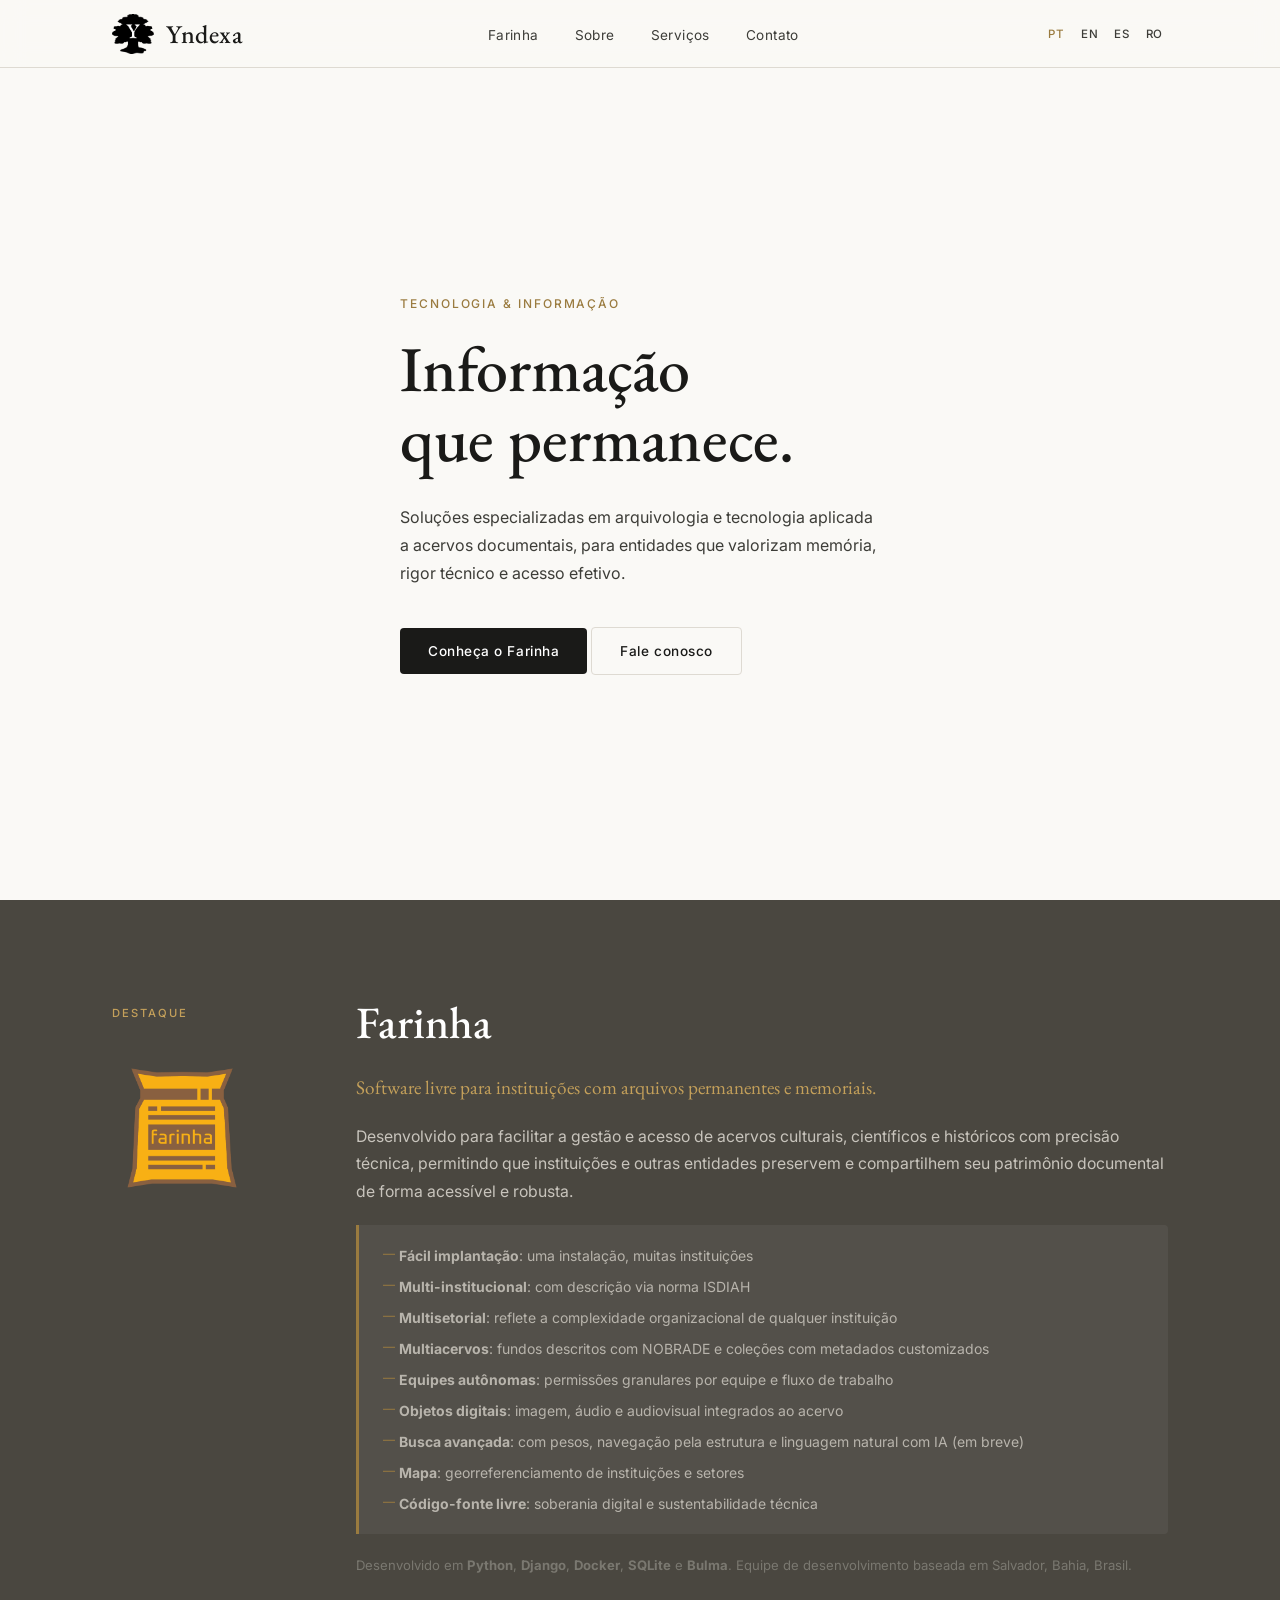
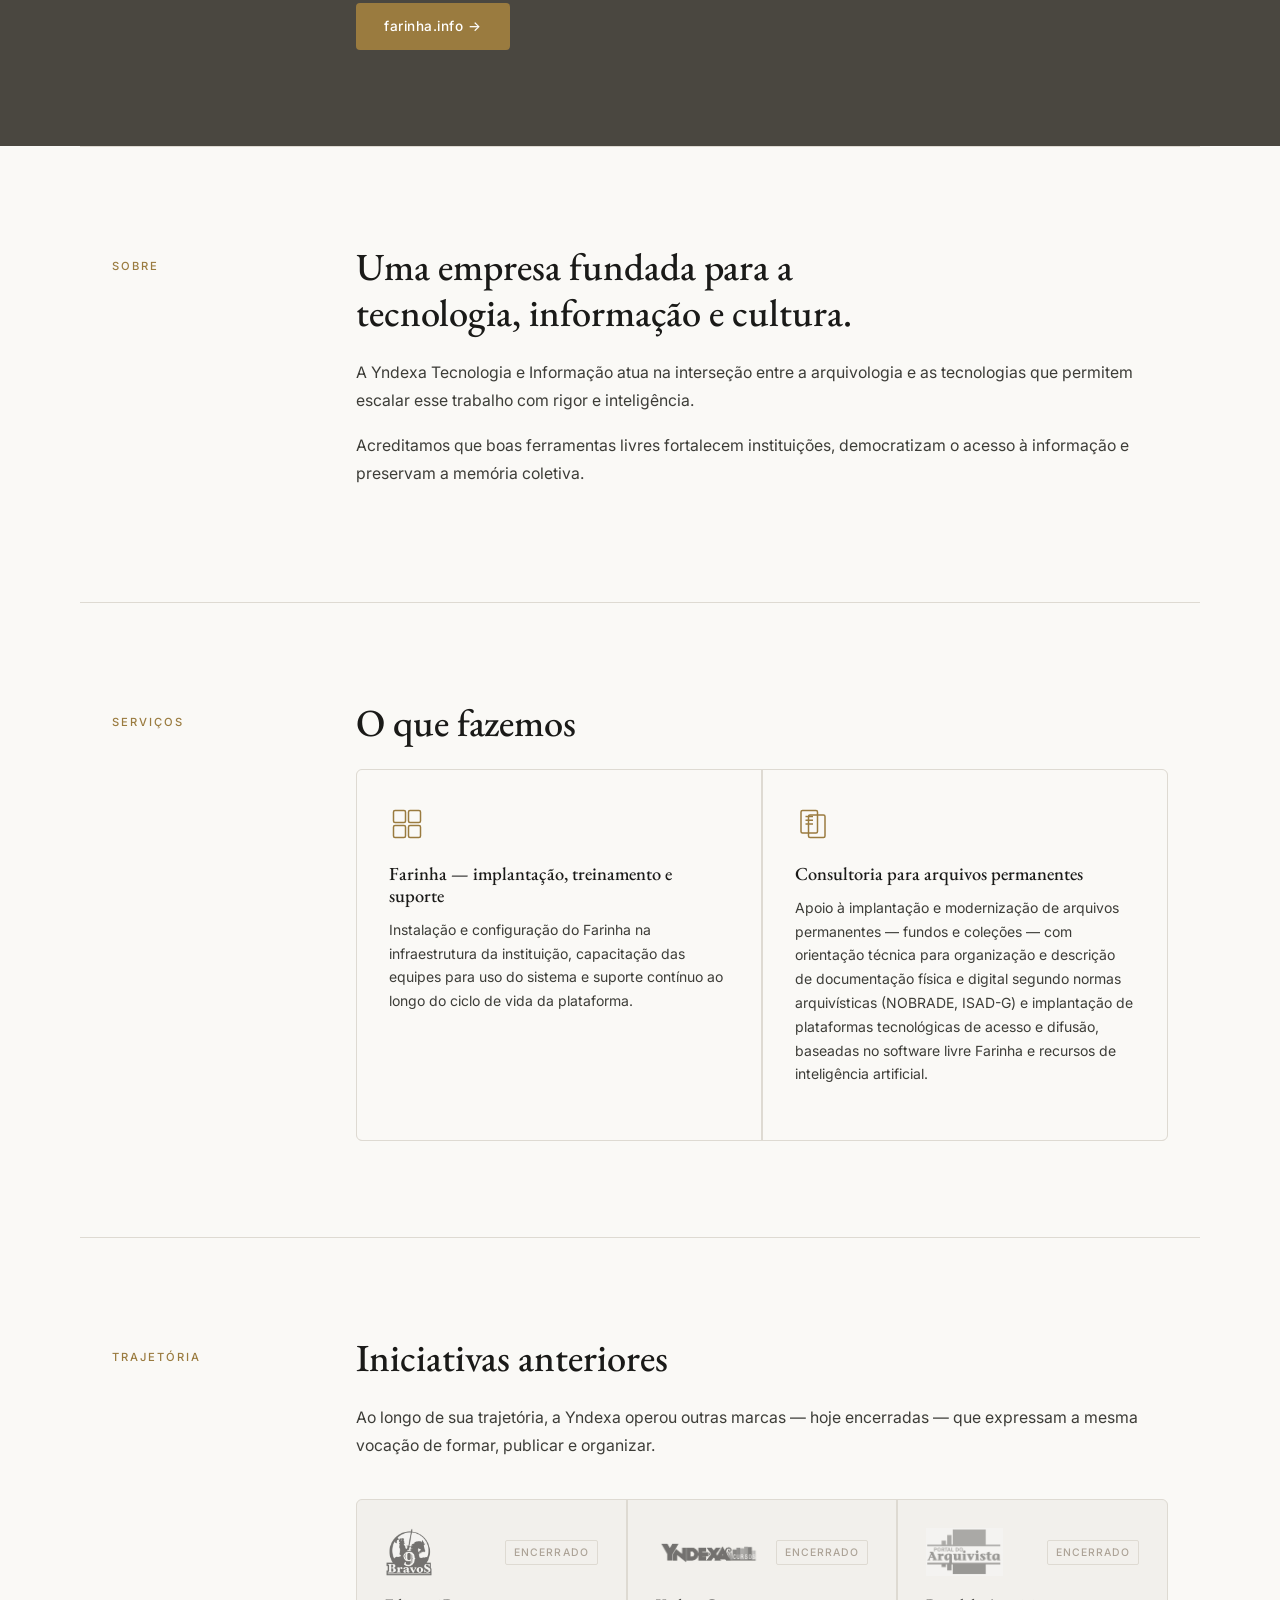
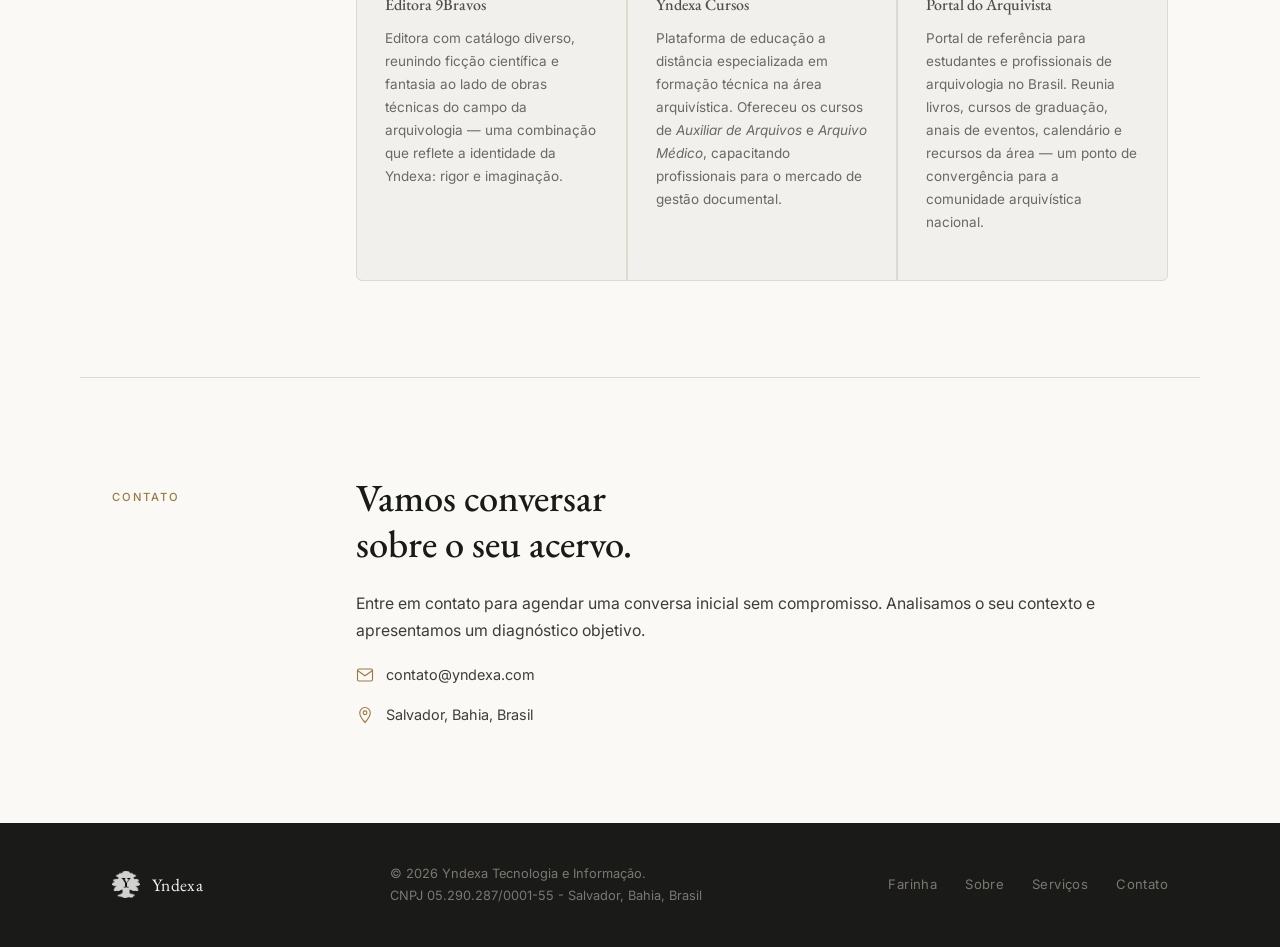
<file: index.html>
<!DOCTYPE html>
<html lang="pt-BR">
<head>
  <meta charset="UTF-8" />
  <meta name="viewport" content="width=device-width, initial-scale=1.0" />
  <title>Yndexa — Tecnologia e Informação</title>
  <link rel="icon" type="image/png" href="Yndexa.png" />
  <link rel="stylesheet" href="styles.css" />
  <link rel="preconnect" href="https://fonts.googleapis.com" />
  <link rel="preconnect" href="https://fonts.gstatic.com" crossorigin />
  <link href="https://fonts.googleapis.com/css2?family=EB+Garamond:ital,wght@0,400;0,500;0,600;1,400&family=Noto+Serif:ital,wght@0,400;0,500;0,600;1,400&family=Inter:wght@300;400;500&display=swap" rel="stylesheet" />
</head>
<body>

  <!-- NAV -->
  <header class="site-header">
    <nav class="nav container">
      <a href="#" class="nav-brand">
        <img src="Yndexa.png" alt="Yndexa" class="nav-logo" />
        <span class="nav-name">Yndexa</span>
      </a>
      <ul class="nav-links">
        <li><a href="#farinha">Farinha</a></li>
        <li><a href="#sobre">Sobre</a></li>
        <li><a href="#servicos">Serviços</a></li>
        <li><a href="#contato">Contato</a></li>
      </ul>
      <div class="nav-lang">
        <a href="/" class="active">PT</a>
        <a href="/en/">EN</a>
        <a href="/es/">ES</a>
        <a href="/ro/">RO</a>
      </div>
      <button class="nav-toggle" aria-label="Menu" id="navToggle">
        <span></span><span></span><span></span>
      </button>
    </nav>
  </header>

  <!-- HERO -->
  <section class="hero">
    <div class="hero-inner container">
      <div class="hero-text">
        <p class="hero-eyebrow">Tecnologia &amp; Informação</p>
        <h1 class="hero-title">Informação<br/>que permanece.</h1>
        <p class="hero-sub">
          Soluções especializadas em arquivologia e tecnologia aplicada a acervos
          documentais, para entidades que valorizam memória, rigor técnico e acesso efetivo.
        </p>
        <div class="hero-cta">
          <a href="#farinha" class="btn btn-primary">Conheça o Farinha</a>
          <a href="#contato" class="btn btn-ghost">Fale conosco</a>
        </div>
      </div>
      <div class="hero-emblem">
        <img src="Yndexa.png" alt="Yndexa" />
      </div>
    </div>
  </section>

  <!-- FARINHA -->
  <section class="farinha section" id="farinha">
    <div class="container about-grid">
      <div class="about-label">
        <span class="section-tag">Destaque</span>
        <div class="farinha-logo">
          <img src="farinha.png" alt="Farinha — software livre para arquivos" />
        </div>
      </div>
      <div class="about-content farinha-text">
        <h2 class="section-title">Farinha</h2>
        <p class="farinha-tagline">
          Software livre para instituições com arquivos permanentes e memoriais.
        </p>
        <p>
          Desenvolvido para facilitar a gestão e acesso de acervos culturais, científicos
          e históricos com precisão técnica, permitindo que instituições e outras entidades
          preservem e compartilhem seu patrimônio documental de forma acessível e robusta.
        </p>
        <ul class="farinha-features">
          <li><strong>Fácil implantação</strong>: uma instalação, muitas instituições</li>
          <li><strong>Multi-institucional</strong>: com descrição via norma ISDIAH</li>
          <li><strong>Multisetorial</strong>: reflete a complexidade organizacional de qualquer instituição</li>
          <li><strong>Multiacervos</strong>: fundos descritos com NOBRADE e coleções com metadados customizados</li>
          <li><strong>Equipes autônomas</strong>: permissões granulares por equipe e fluxo de trabalho</li>
          <li><strong>Objetos digitais</strong>: imagem, áudio e audiovisual integrados ao acervo</li>
          <li><strong>Busca avançada</strong>: com pesos, navegação pela estrutura e linguagem natural com IA (em breve)</li>
          <li><strong>Mapa</strong>: georreferenciamento de instituições e setores</li>
          <li><strong>Código-fonte livre</strong>: soberania digital e sustentabilidade técnica</li>
        </ul>
        <p class="farinha-stack">
          Desenvolvido em <strong>Python</strong>, <strong>Django</strong>, <strong>Docker</strong>, <strong>SQLite</strong> e <strong>Bulma</strong>.
          Equipe de desenvolvimento baseada em Salvador, Bahia, Brasil.
        </p>
        <a href="https://farinha.info" class="btn btn-primary" target="_blank" rel="noopener">
          farinha.info &rarr;
        </a>
      </div>
    </div>
  </section>

  <!-- DIVISOR -->
  <div class="divider container"><hr /></div>

  <!-- SOBRE -->
  <section class="about section" id="sobre">
    <div class="container about-grid">
      <div class="about-label">
        <span class="section-tag">Sobre</span>
      </div>
      <div class="about-content">
        <h2 class="section-title">Uma empresa fundada para a<br/>tecnologia, informação e cultura.</h2>
        <p>
          A Yndexa Tecnologia e Informação atua na interseção entre a arquivologia e as tecnologias
          que permitem escalar esse trabalho com rigor e inteligência.
        </p>
        <p>
          Acreditamos que boas ferramentas livres fortalecem instituições, democratizam
          o acesso à informação e preservam a memória coletiva.
        </p>
      </div>
    </div>
  </section>

  <!-- DIVISOR -->
  <div class="divider container"><hr /></div>

  <!-- SERVIÇOS -->
  <section class="services section" id="servicos">
    <div class="container about-grid">
      <div class="about-label">
        <span class="section-tag">Serviços</span>
      </div>
      <div class="about-content">
        <h2 class="section-title">O que fazemos</h2>
      <div class="services-grid services-grid--two">

        <article class="service-card">
          <div class="service-icon">
            <svg viewBox="0 0 48 48" fill="none" xmlns="http://www.w3.org/2000/svg">
              <rect x="6" y="6" width="16" height="16" rx="2" stroke="currentColor" stroke-width="2"/>
              <rect x="26" y="6" width="16" height="16" rx="2" stroke="currentColor" stroke-width="2"/>
              <rect x="6" y="26" width="16" height="16" rx="2" stroke="currentColor" stroke-width="2"/>
              <rect x="26" y="26" width="16" height="16" rx="2" stroke="currentColor" stroke-width="2"/>
            </svg>
          </div>
          <h3>Farinha — implantação, treinamento e suporte</h3>
          <p>
            Instalação e configuração do Farinha na infraestrutura da instituição,
            capacitação das equipes para uso do sistema e suporte contínuo
            ao longo do ciclo de vida da plataforma.
          </p>
        </article>

        <article class="service-card">
          <div class="service-icon">
            <svg viewBox="0 0 48 48" fill="none" xmlns="http://www.w3.org/2000/svg">
              <rect x="8" y="6" width="22" height="30" rx="2" stroke="currentColor" stroke-width="2"/>
              <rect x="18" y="12" width="22" height="30" rx="2" stroke="currentColor" stroke-width="2"/>
              <line x1="14" y1="14" x2="24" y2="14" stroke="currentColor" stroke-width="2"/>
              <line x1="14" y1="19" x2="24" y2="19" stroke="currentColor" stroke-width="2"/>
              <line x1="14" y1="24" x2="24" y2="24" stroke="currentColor" stroke-width="2"/>
            </svg>
          </div>
          <h3>Consultoria para arquivos permanentes</h3>
          <p>
            Apoio à implantação e modernização de arquivos permanentes — fundos e coleções —
            com orientação técnica para organização e descrição de documentação
            física e digital segundo normas arquivísticas (NOBRADE, ISAD-G)
            e implantação de plataformas tecnológicas de acesso e difusão,
            baseadas no software livre Farinha e recursos de inteligência artificial.
          </p>
        </article>

      </div>
      </div>
    </div>
  </section>

  <!-- DIVISOR -->
  <div class="divider container"><hr /></div>

  <!-- TRAJETÓRIA -->
  <section class="history section" id="trajetoria">
    <div class="container about-grid">
      <div class="about-label">
        <span class="section-tag">Trajetória</span>
      </div>
      <div class="about-content">
        <h2 class="section-title">Iniciativas anteriores</h2>
        <p>
          Ao longo de sua trajetória, a Yndexa operou outras marcas — hoje encerradas —
          que expressam a mesma vocação de formar, publicar e organizar.
        </p>
        <div class="history-grid">
          <div class="history-card">
            <div class="history-header">
              <div class="history-logo">
                <img src="9bravos.png" alt="Editora 9Bravos" />
              </div>
              <span class="badge-encerrado">Encerrado</span>
            </div>
            <div class="history-text">
              <h4>Editora 9Bravos</h4>
              <p>Editora com catálogo diverso, reunindo ficção científica e fantasia
              ao lado de obras técnicas do campo da arquivologia — uma combinação
              que reflete a identidade da Yndexa: rigor e imaginação.</p>
            </div>
          </div>
          <div class="history-card">
            <div class="history-header">
              <div class="history-logo history-logo--cursos">
                <img src="yndexa_cursos.png" alt="Yndexa Cursos" />
              </div>
              <span class="badge-encerrado">Encerrado</span>
            </div>
            <div class="history-text">
              <h4>Yndexa Cursos</h4>
              <p>Plataforma de educação a distância especializada em formação técnica
              na área arquivística. Ofereceu os cursos de <em>Auxiliar de Arquivos</em>
              e <em>Arquivo Médico</em>, capacitando profissionais para o mercado de
              gestão documental.</p>
            </div>
          </div>
          <div class="history-card">
            <div class="history-header">
              <div class="history-logo">
                <img src="portal-arquivista.png" alt="Portal do Arquivista" />
              </div>
              <span class="badge-encerrado">Encerrado</span>
            </div>
            <div class="history-text">
              <h4>Portal do Arquivista</h4>
              <p>Portal de referência para estudantes e profissionais de arquivologia
              no Brasil. Reunia livros, cursos de graduação, anais de eventos,
              calendário e recursos da área — um ponto de convergência para a
              comunidade arquivística nacional.</p>
            </div>
          </div>
        </div>
      </div>
    </div>
  </section>

  <!-- DIVISOR -->
  <div class="divider container"><hr /></div>

  <!-- CONTATO -->
  <section class="contact section" id="contato">
    <div class="container about-grid">
      <div class="about-label">
        <span class="section-tag">Contato</span>
      </div>
      <div class="about-content">
        <h2 class="section-title">Vamos conversar<br/>sobre o seu acervo.</h2>
        <p>
          Entre em contato para agendar uma conversa inicial sem compromisso.
          Analisamos o seu contexto e apresentamos um diagnóstico objetivo.
        </p>
        <ul class="contact-details">
          <li>
            <svg viewBox="0 0 24 24" fill="none" xmlns="http://www.w3.org/2000/svg">
              <path d="M4 4h16c1.1 0 2 .9 2 2v12c0 1.1-.9 2-2 2H4c-1.1 0-2-.9-2-2V6c0-1.1.9-2 2-2z" stroke="currentColor" stroke-width="1.5"/>
              <path d="M22 6l-10 7L2 6" stroke="currentColor" stroke-width="1.5"/>
            </svg>
            <a href="mailto:contato@yndexa.com">contato@yndexa.com</a>
          </li>
          <li>
            <svg viewBox="0 0 24 24" fill="none" xmlns="http://www.w3.org/2000/svg">
              <path d="M12 2C8.13 2 5 5.13 5 9c0 5.25 7 13 7 13s7-7.75 7-13c0-3.87-3.13-7-7-7z" stroke="currentColor" stroke-width="1.5"/>
              <circle cx="12" cy="9" r="2.5" stroke="currentColor" stroke-width="1.5"/>
            </svg>
            <span>Salvador, Bahia, Brasil</span>
          </li>
        </ul>
      </div>
    </div>
  </section>

  <!-- FOOTER -->
  <footer class="site-footer">
    <div class="container footer-inner">
      <div class="footer-brand">
        <img src="Yndexa.png" alt="Yndexa" class="footer-logo" />
        <span>Yndexa</span>
      </div>
      <p class="footer-copy">
        &copy; <span id="year"></span> Yndexa Tecnologia e Informação.<br/>
        CNPJ 05.290.287/0001-55 - Salvador, Bahia, Brasil
      </p>
      <nav class="footer-nav">
        <a href="#farinha">Farinha</a>
        <a href="#sobre">Sobre</a>
        <a href="#servicos">Serviços</a>
        <a href="#contato">Contato</a>
      </nav>
    </div>
  </footer>

  <script src="script.js"></script>
</body>
</html>
</file>
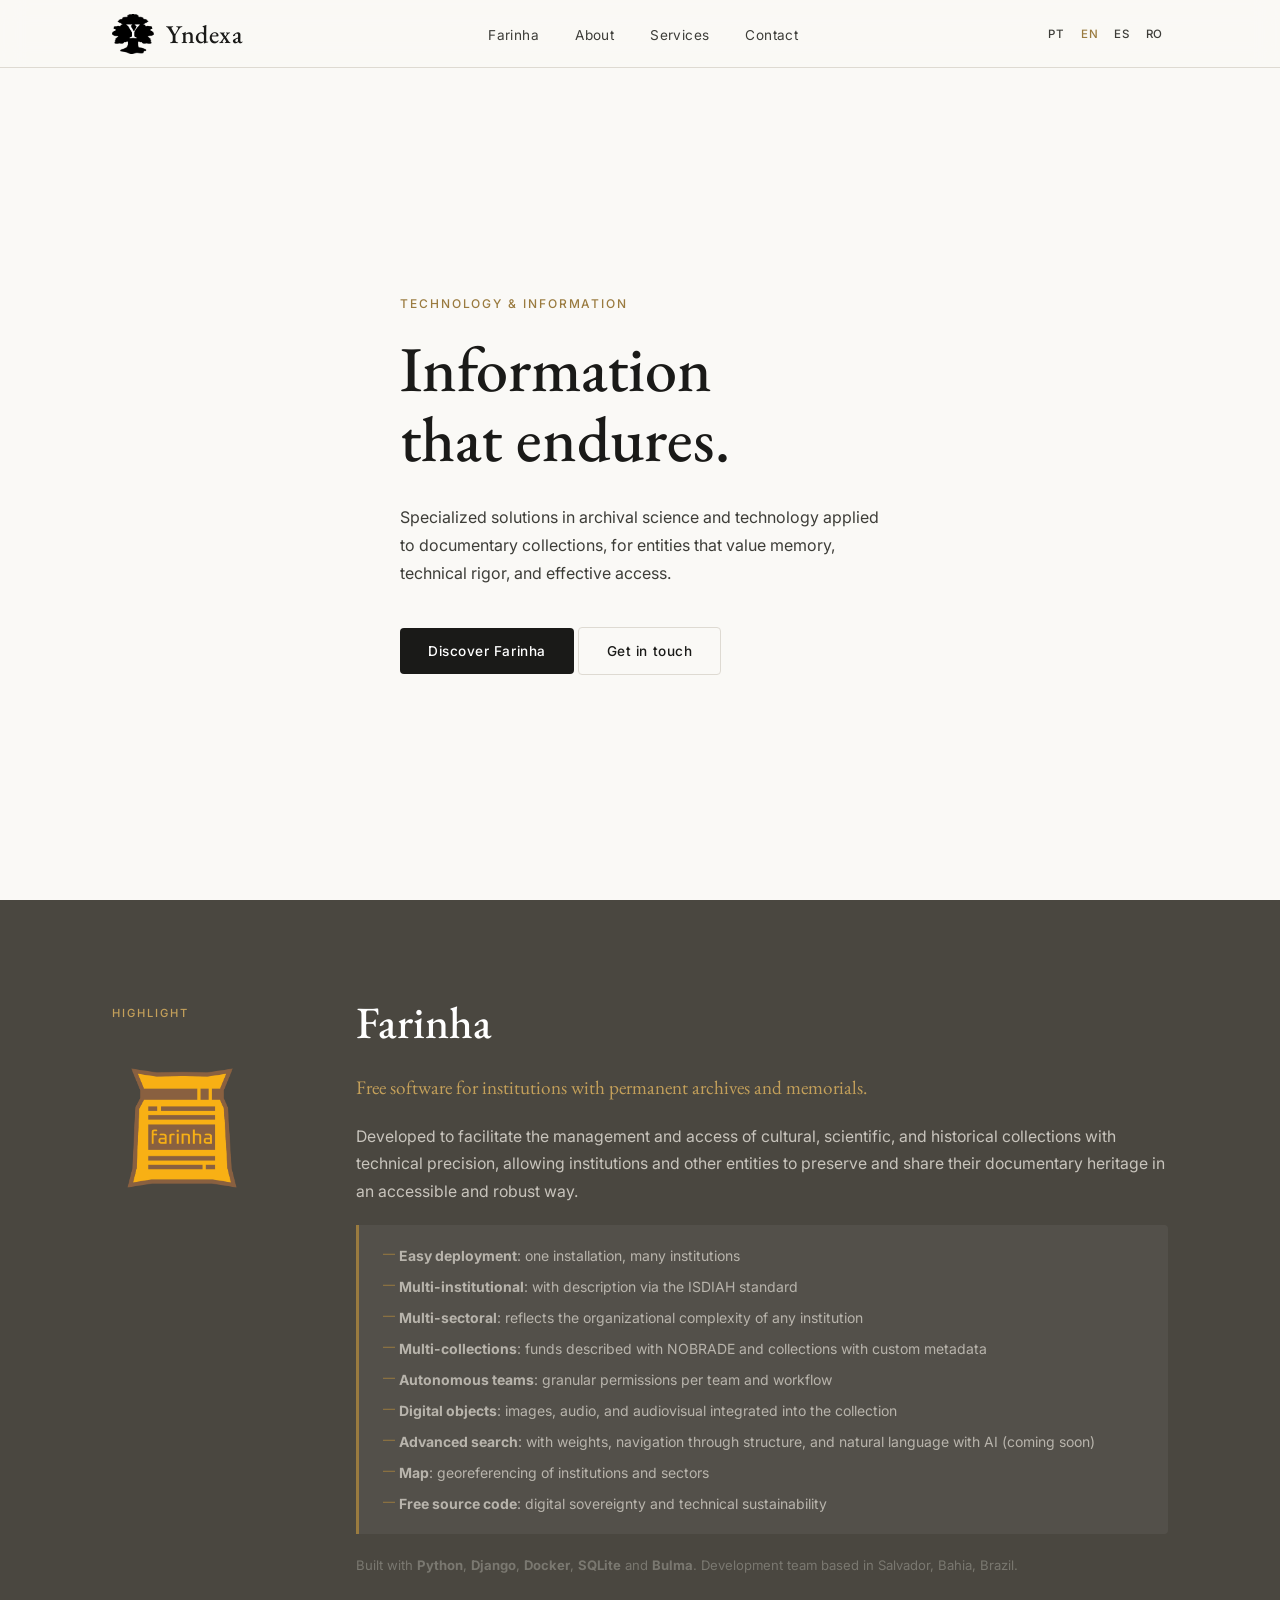
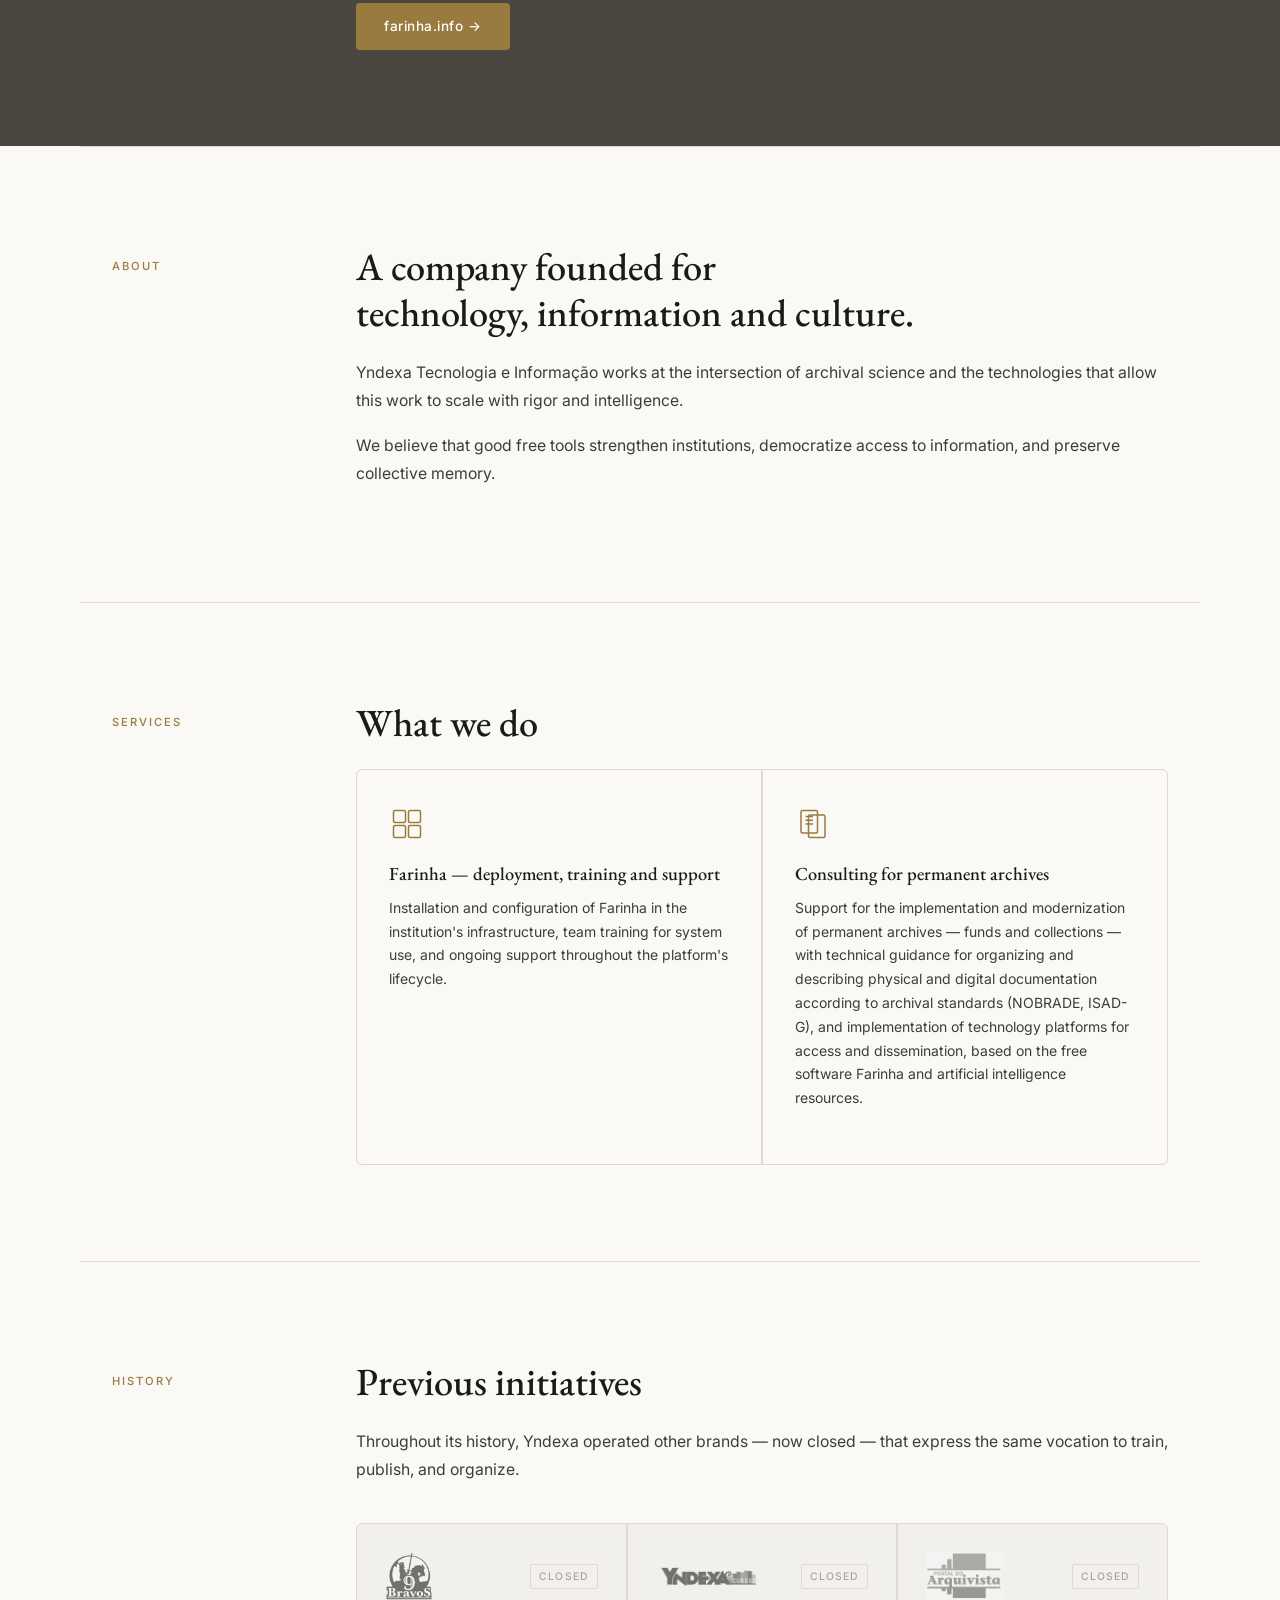
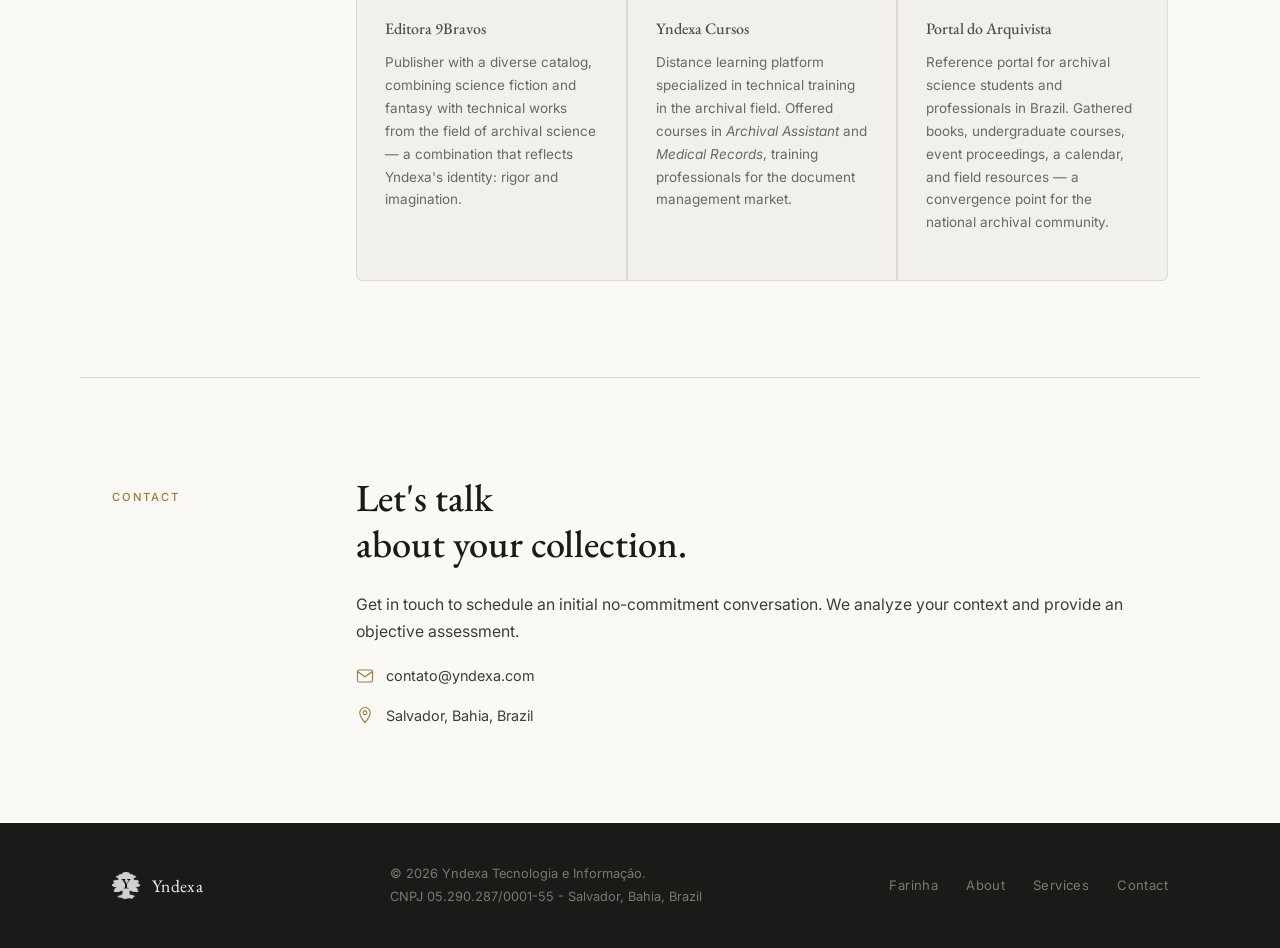
<file: en/index.html>
<!DOCTYPE html>
<html lang="en">
<head>
  <meta charset="UTF-8" />
  <meta name="viewport" content="width=device-width, initial-scale=1.0" />
  <title>Yndexa — Technology and Information</title>
  <link rel="icon" type="image/png" href="../Yndexa.png" />
  <link rel="stylesheet" href="../styles.css" />
  <link rel="preconnect" href="https://fonts.googleapis.com" />
  <link rel="preconnect" href="https://fonts.gstatic.com" crossorigin />
  <link href="https://fonts.googleapis.com/css2?family=EB+Garamond:ital,wght@0,400;0,500;0,600;1,400&family=Noto+Serif:ital,wght@0,400;0,500;0,600;1,400&family=Inter:wght@300;400;500&display=swap" rel="stylesheet" />
</head>
<body>

  <!-- NAV -->
  <header class="site-header">
    <nav class="nav container">
      <a href="../" class="nav-brand">
        <img src="../Yndexa.png" alt="Yndexa" class="nav-logo" />
        <span class="nav-name">Yndexa</span>
      </a>
      <ul class="nav-links">
        <li><a href="#farinha">Farinha</a></li>
        <li><a href="#about">About</a></li>
        <li><a href="#services">Services</a></li>
        <li><a href="#contact">Contact</a></li>
      </ul>
      <div class="nav-lang">
        <a href="/">PT</a>
        <a href="/en/" class="active">EN</a>
        <a href="/es/">ES</a>
        <a href="/ro/">RO</a>
      </div>
      <button class="nav-toggle" aria-label="Menu" id="navToggle">
        <span></span><span></span><span></span>
      </button>
    </nav>
  </header>

  <!-- HERO -->
  <section class="hero">
    <div class="hero-inner container">
      <div class="hero-text">
        <p class="hero-eyebrow">Technology &amp; Information</p>
        <h1 class="hero-title">Information<br/>that endures.</h1>
        <p class="hero-sub">
          Specialized solutions in archival science and technology applied to documentary collections,
          for entities that value memory, technical rigor, and effective access.
        </p>
        <div class="hero-cta">
          <a href="#farinha" class="btn btn-primary">Discover Farinha</a>
          <a href="#contact" class="btn btn-ghost">Get in touch</a>
        </div>
      </div>
      <div class="hero-emblem">
        <img src="../Yndexa.png" alt="Yndexa" />
      </div>
    </div>
  </section>

  <!-- FARINHA -->
  <section class="farinha section" id="farinha">
    <div class="container about-grid">
      <div class="about-label">
        <span class="section-tag">Highlight</span>
        <div class="farinha-logo">
          <img src="../farinha.png" alt="Farinha — free software for archives" />
        </div>
      </div>
      <div class="about-content farinha-text">
        <h2 class="section-title">Farinha</h2>
        <p class="farinha-tagline">
          Free software for institutions with permanent archives and memorials.
        </p>
        <p>
          Developed to facilitate the management and access of cultural, scientific,
          and historical collections with technical precision, allowing institutions and other entities
          to preserve and share their documentary heritage in an accessible and robust way.
        </p>
        <ul class="farinha-features">
          <li><strong>Easy deployment</strong>: one installation, many institutions</li>
          <li><strong>Multi-institutional</strong>: with description via the ISDIAH standard</li>
          <li><strong>Multi-sectoral</strong>: reflects the organizational complexity of any institution</li>
          <li><strong>Multi-collections</strong>: funds described with NOBRADE and collections with custom metadata</li>
          <li><strong>Autonomous teams</strong>: granular permissions per team and workflow</li>
          <li><strong>Digital objects</strong>: images, audio, and audiovisual integrated into the collection</li>
          <li><strong>Advanced search</strong>: with weights, navigation through structure, and natural language with AI (coming soon)</li>
          <li><strong>Map</strong>: georeferencing of institutions and sectors</li>
          <li><strong>Free source code</strong>: digital sovereignty and technical sustainability</li>
        </ul>
        <p class="farinha-stack">
          Built with <strong>Python</strong>, <strong>Django</strong>, <strong>Docker</strong>, <strong>SQLite</strong> and <strong>Bulma</strong>.
          Development team based in Salvador, Bahia, Brazil.
        </p>
        <a href="https://farinha.info" class="btn btn-primary" target="_blank" rel="noopener">
          farinha.info &rarr;
        </a>
      </div>
    </div>
  </section>

  <!-- DIVISOR -->
  <div class="divider container"><hr /></div>

  <!-- ABOUT -->
  <section class="about section" id="about">
    <div class="container about-grid">
      <div class="about-label">
        <span class="section-tag">About</span>
      </div>
      <div class="about-content">
        <h2 class="section-title">A company founded for<br/>technology, information and culture.</h2>
        <p>
          Yndexa Tecnologia e Informação works at the intersection of archival science and the technologies
          that allow this work to scale with rigor and intelligence.
        </p>
        <p>
          We believe that good free tools strengthen institutions, democratize
          access to information, and preserve collective memory.
        </p>
      </div>
    </div>
  </section>

  <!-- DIVISOR -->
  <div class="divider container"><hr /></div>

  <!-- SERVICES -->
  <section class="services section" id="services">
    <div class="container about-grid">
      <div class="about-label">
        <span class="section-tag">Services</span>
      </div>
      <div class="about-content">
        <h2 class="section-title">What we do</h2>
      <div class="services-grid services-grid--two">

        <article class="service-card">
          <div class="service-icon">
            <svg viewBox="0 0 48 48" fill="none" xmlns="http://www.w3.org/2000/svg">
              <rect x="6" y="6" width="16" height="16" rx="2" stroke="currentColor" stroke-width="2"/>
              <rect x="26" y="6" width="16" height="16" rx="2" stroke="currentColor" stroke-width="2"/>
              <rect x="6" y="26" width="16" height="16" rx="2" stroke="currentColor" stroke-width="2"/>
              <rect x="26" y="26" width="16" height="16" rx="2" stroke="currentColor" stroke-width="2"/>
            </svg>
          </div>
          <h3>Farinha — deployment, training and support</h3>
          <p>
            Installation and configuration of Farinha in the institution's infrastructure,
            team training for system use, and ongoing support
            throughout the platform's lifecycle.
          </p>
        </article>

        <article class="service-card">
          <div class="service-icon">
            <svg viewBox="0 0 48 48" fill="none" xmlns="http://www.w3.org/2000/svg">
              <rect x="8" y="6" width="22" height="30" rx="2" stroke="currentColor" stroke-width="2"/>
              <rect x="18" y="12" width="22" height="30" rx="2" stroke="currentColor" stroke-width="2"/>
              <line x1="14" y1="14" x2="24" y2="14" stroke="currentColor" stroke-width="2"/>
              <line x1="14" y1="19" x2="24" y2="19" stroke="currentColor" stroke-width="2"/>
              <line x1="14" y1="24" x2="24" y2="24" stroke="currentColor" stroke-width="2"/>
            </svg>
          </div>
          <h3>Consulting for permanent archives</h3>
          <p>
            Support for the implementation and modernization of permanent archives — funds and collections —
            with technical guidance for organizing and describing physical and digital
            documentation according to archival standards (NOBRADE, ISAD-G),
            and implementation of technology platforms for access and dissemination,
            based on the free software Farinha and artificial intelligence resources.
          </p>
        </article>

      </div>
      </div>
    </div>
  </section>

  <!-- DIVISOR -->
  <div class="divider container"><hr /></div>

  <!-- HISTORY -->
  <section class="history section" id="history">
    <div class="container about-grid">
      <div class="about-label">
        <span class="section-tag">History</span>
      </div>
      <div class="about-content">
        <h2 class="section-title">Previous initiatives</h2>
        <p>
          Throughout its history, Yndexa operated other brands — now closed —
          that express the same vocation to train, publish, and organize.
        </p>
        <div class="history-grid">
          <div class="history-card">
            <div class="history-header">
              <div class="history-logo">
                <img src="../9bravos.png" alt="Editora 9Bravos" />
              </div>
              <span class="badge-encerrado">Closed</span>
            </div>
            <div class="history-text">
              <h4>Editora 9Bravos</h4>
              <p>Publisher with a diverse catalog, combining science fiction and fantasy
              with technical works from the field of archival science — a combination
              that reflects Yndexa's identity: rigor and imagination.</p>
            </div>
          </div>
          <div class="history-card">
            <div class="history-header">
              <div class="history-logo history-logo--cursos">
                <img src="../yndexa_cursos.png" alt="Yndexa Cursos" />
              </div>
              <span class="badge-encerrado">Closed</span>
            </div>
            <div class="history-text">
              <h4>Yndexa Cursos</h4>
              <p>Distance learning platform specialized in technical training
              in the archival field. Offered courses in <em>Archival Assistant</em>
              and <em>Medical Records</em>, training professionals for the document
              management market.</p>
            </div>
          </div>
          <div class="history-card">
            <div class="history-header">
              <div class="history-logo">
                <img src="../portal-arquivista.png" alt="Portal do Arquivista" />
              </div>
              <span class="badge-encerrado">Closed</span>
            </div>
            <div class="history-text">
              <h4>Portal do Arquivista</h4>
              <p>Reference portal for archival science students and professionals
              in Brazil. Gathered books, undergraduate courses, event proceedings,
              a calendar, and field resources — a convergence point for
              the national archival community.</p>
            </div>
          </div>
        </div>
      </div>
    </div>
  </section>

  <!-- DIVISOR -->
  <div class="divider container"><hr /></div>

  <!-- CONTACT -->
  <section class="contact section" id="contact">
    <div class="container about-grid">
      <div class="about-label">
        <span class="section-tag">Contact</span>
      </div>
      <div class="about-content">
        <h2 class="section-title">Let's talk<br/>about your collection.</h2>
        <p>
          Get in touch to schedule an initial no-commitment conversation.
          We analyze your context and provide an objective assessment.
        </p>
        <ul class="contact-details">
          <li>
            <svg viewBox="0 0 24 24" fill="none" xmlns="http://www.w3.org/2000/svg">
              <path d="M4 4h16c1.1 0 2 .9 2 2v12c0 1.1-.9 2-2 2H4c-1.1 0-2-.9-2-2V6c0-1.1.9-2 2-2z" stroke="currentColor" stroke-width="1.5"/>
              <path d="M22 6l-10 7L2 6" stroke="currentColor" stroke-width="1.5"/>
            </svg>
            <a href="mailto:contato@yndexa.com">contato@yndexa.com</a>
          </li>
          <li>
            <svg viewBox="0 0 24 24" fill="none" xmlns="http://www.w3.org/2000/svg">
              <path d="M12 2C8.13 2 5 5.13 5 9c0 5.25 7 13 7 13s7-7.75 7-13c0-3.87-3.13-7-7-7z" stroke="currentColor" stroke-width="1.5"/>
              <circle cx="12" cy="9" r="2.5" stroke="currentColor" stroke-width="1.5"/>
            </svg>
            <span>Salvador, Bahia, Brazil</span>
          </li>
        </ul>
      </div>
    </div>
  </section>

  <!-- FOOTER -->
  <footer class="site-footer">
    <div class="container footer-inner">
      <div class="footer-brand">
        <img src="../Yndexa.png" alt="Yndexa" class="footer-logo" />
        <span>Yndexa</span>
      </div>
      <p class="footer-copy">
        &copy; <span id="year"></span> Yndexa Tecnologia e Informação.<br/>
        CNPJ 05.290.287/0001-55 - Salvador, Bahia, Brazil
      </p>
      <nav class="footer-nav">
        <a href="#farinha">Farinha</a>
        <a href="#about">About</a>
        <a href="#services">Services</a>
        <a href="#contact">Contact</a>
      </nav>
    </div>
  </footer>

  <script src="../script.js"></script>
</body>
</html>
</file>
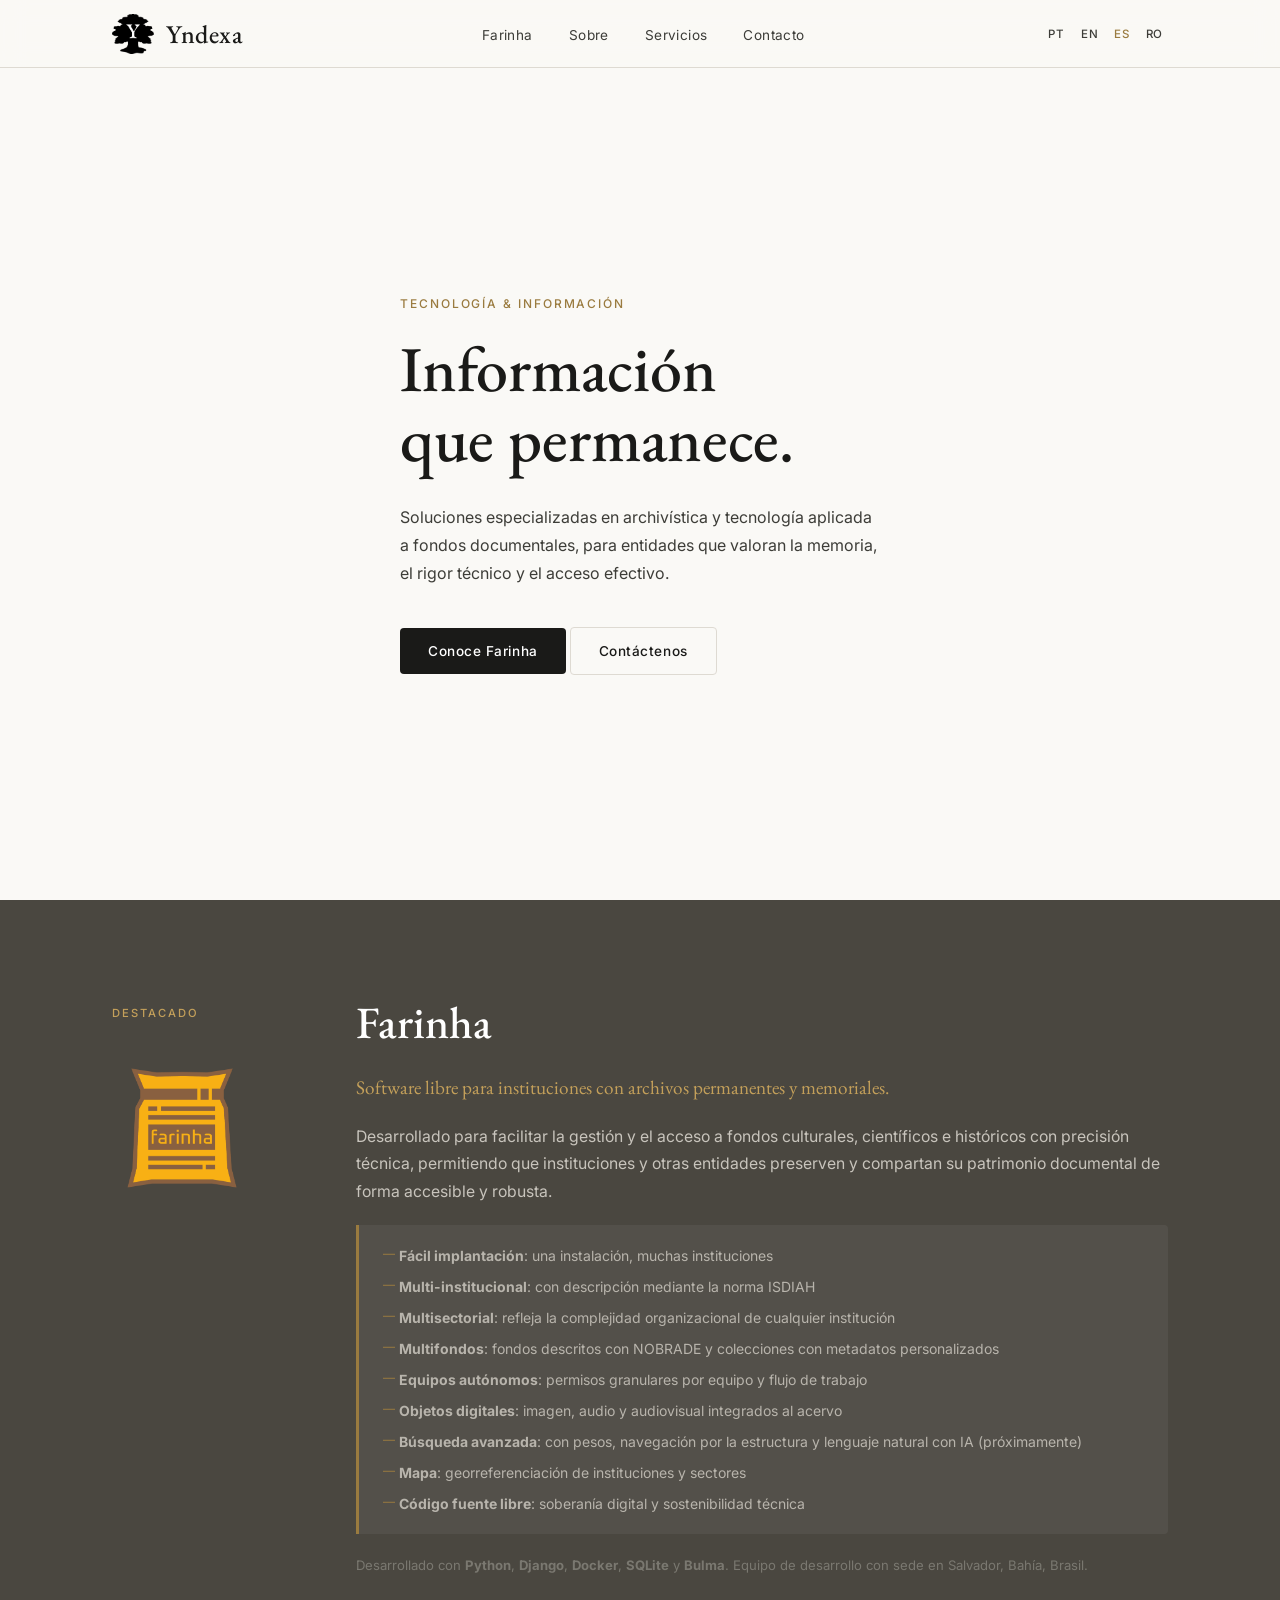
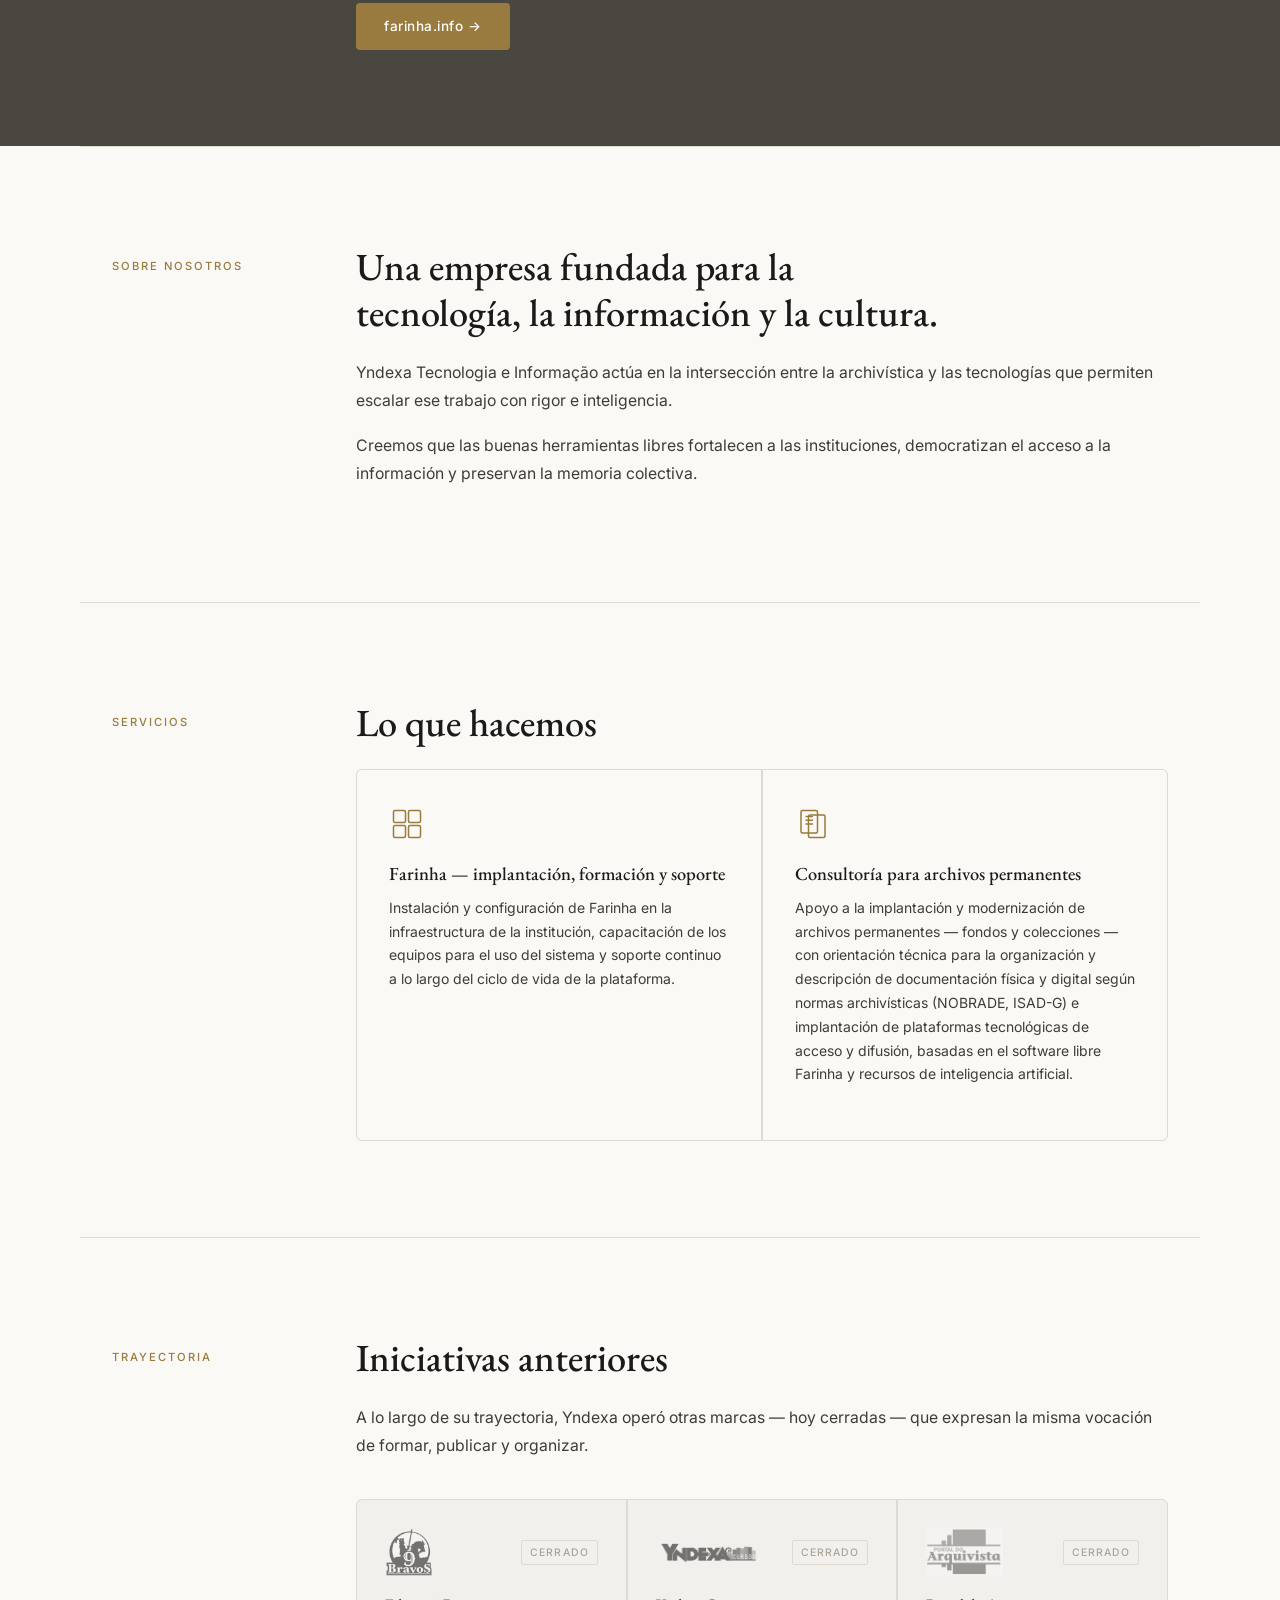
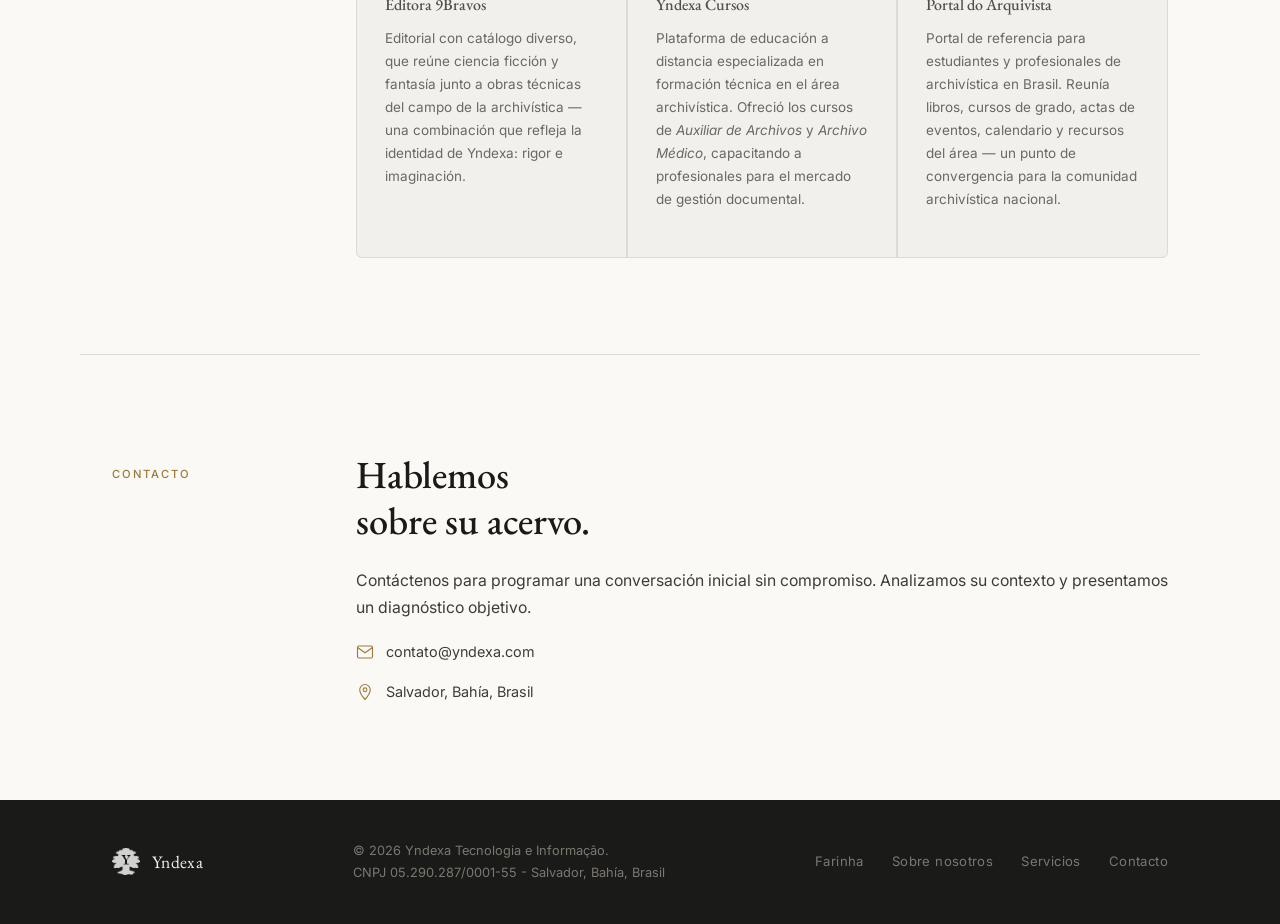
<file: es/index.html>
<!DOCTYPE html>
<html lang="es">
<head>
  <meta charset="UTF-8" />
  <meta name="viewport" content="width=device-width, initial-scale=1.0" />
  <title>Yndexa — Tecnología e Información</title>
  <link rel="icon" type="image/png" href="../Yndexa.png" />
  <link rel="stylesheet" href="../styles.css" />
  <link rel="preconnect" href="https://fonts.googleapis.com" />
  <link rel="preconnect" href="https://fonts.gstatic.com" crossorigin />
  <link href="https://fonts.googleapis.com/css2?family=EB+Garamond:ital,wght@0,400;0,500;0,600;1,400&family=Noto+Serif:ital,wght@0,400;0,500;0,600;1,400&family=Inter:wght@300;400;500&display=swap" rel="stylesheet" />
</head>
<body>

  <!-- NAV -->
  <header class="site-header">
    <nav class="nav container">
      <a href="../" class="nav-brand">
        <img src="../Yndexa.png" alt="Yndexa" class="nav-logo" />
        <span class="nav-name">Yndexa</span>
      </a>
      <ul class="nav-links">
        <li><a href="#farinha">Farinha</a></li>
        <li><a href="#sobre">Sobre</a></li>
        <li><a href="#servicios">Servicios</a></li>
        <li><a href="#contacto">Contacto</a></li>
      </ul>
      <div class="nav-lang">
        <a href="/">PT</a>
        <a href="/en/">EN</a>
        <a href="/es/" class="active">ES</a>
        <a href="/ro/">RO</a>
      </div>
      <button class="nav-toggle" aria-label="Menú" id="navToggle">
        <span></span><span></span><span></span>
      </button>
    </nav>
  </header>

  <!-- HERO -->
  <section class="hero">
    <div class="hero-inner container">
      <div class="hero-text">
        <p class="hero-eyebrow">Tecnología &amp; Información</p>
        <h1 class="hero-title">Información<br/>que permanece.</h1>
        <p class="hero-sub">
          Soluciones especializadas en archivística y tecnología aplicada a fondos documentales,
          para entidades que valoran la memoria, el rigor técnico y el acceso efectivo.
        </p>
        <div class="hero-cta">
          <a href="#farinha" class="btn btn-primary">Conoce Farinha</a>
          <a href="#contacto" class="btn btn-ghost">Contáctenos</a>
        </div>
      </div>
      <div class="hero-emblem">
        <img src="../Yndexa.png" alt="Yndexa" />
      </div>
    </div>
  </section>

  <!-- FARINHA -->
  <section class="farinha section" id="farinha">
    <div class="container about-grid">
      <div class="about-label">
        <span class="section-tag">Destacado</span>
        <div class="farinha-logo">
          <img src="../farinha.png" alt="Farinha — software libre para archivos" />
        </div>
      </div>
      <div class="about-content farinha-text">
        <h2 class="section-title">Farinha</h2>
        <p class="farinha-tagline">
          Software libre para instituciones con archivos permanentes y memoriales.
        </p>
        <p>
          Desarrollado para facilitar la gestión y el acceso a fondos culturales, científicos
          e históricos con precisión técnica, permitiendo que instituciones y otras entidades
          preserven y compartan su patrimonio documental de forma accesible y robusta.
        </p>
        <ul class="farinha-features">
          <li><strong>Fácil implantación</strong>: una instalación, muchas instituciones</li>
          <li><strong>Multi-institucional</strong>: con descripción mediante la norma ISDIAH</li>
          <li><strong>Multisectorial</strong>: refleja la complejidad organizacional de cualquier institución</li>
          <li><strong>Multifondos</strong>: fondos descritos con NOBRADE y colecciones con metadatos personalizados</li>
          <li><strong>Equipos autónomos</strong>: permisos granulares por equipo y flujo de trabajo</li>
          <li><strong>Objetos digitales</strong>: imagen, audio y audiovisual integrados al acervo</li>
          <li><strong>Búsqueda avanzada</strong>: con pesos, navegación por la estructura y lenguaje natural con IA (próximamente)</li>
          <li><strong>Mapa</strong>: georreferenciación de instituciones y sectores</li>
          <li><strong>Código fuente libre</strong>: soberanía digital y sostenibilidad técnica</li>
        </ul>
        <p class="farinha-stack">
          Desarrollado con <strong>Python</strong>, <strong>Django</strong>, <strong>Docker</strong>, <strong>SQLite</strong> y <strong>Bulma</strong>.
          Equipo de desarrollo con sede en Salvador, Bahía, Brasil.
        </p>
        <a href="https://farinha.info" class="btn btn-primary" target="_blank" rel="noopener">
          farinha.info &rarr;
        </a>
      </div>
    </div>
  </section>

  <!-- DIVISOR -->
  <div class="divider container"><hr /></div>

  <!-- SOBRE -->
  <section class="about section" id="sobre">
    <div class="container about-grid">
      <div class="about-label">
        <span class="section-tag">Sobre nosotros</span>
      </div>
      <div class="about-content">
        <h2 class="section-title">Una empresa fundada para la<br/>tecnología, la información y la cultura.</h2>
        <p>
          Yndexa Tecnologia e Informação actúa en la intersección entre la archivística y las tecnologías
          que permiten escalar ese trabajo con rigor e inteligencia.
        </p>
        <p>
          Creemos que las buenas herramientas libres fortalecen a las instituciones, democratizan
          el acceso a la información y preservan la memoria colectiva.
        </p>
      </div>
    </div>
  </section>

  <!-- DIVISOR -->
  <div class="divider container"><hr /></div>

  <!-- SERVICIOS -->
  <section class="services section" id="servicios">
    <div class="container about-grid">
      <div class="about-label">
        <span class="section-tag">Servicios</span>
      </div>
      <div class="about-content">
        <h2 class="section-title">Lo que hacemos</h2>
      <div class="services-grid services-grid--two">

        <article class="service-card">
          <div class="service-icon">
            <svg viewBox="0 0 48 48" fill="none" xmlns="http://www.w3.org/2000/svg">
              <rect x="6" y="6" width="16" height="16" rx="2" stroke="currentColor" stroke-width="2"/>
              <rect x="26" y="6" width="16" height="16" rx="2" stroke="currentColor" stroke-width="2"/>
              <rect x="6" y="26" width="16" height="16" rx="2" stroke="currentColor" stroke-width="2"/>
              <rect x="26" y="26" width="16" height="16" rx="2" stroke="currentColor" stroke-width="2"/>
            </svg>
          </div>
          <h3>Farinha — implantación, formación y soporte</h3>
          <p>
            Instalación y configuración de Farinha en la infraestructura de la institución,
            capacitación de los equipos para el uso del sistema y soporte continuo
            a lo largo del ciclo de vida de la plataforma.
          </p>
        </article>

        <article class="service-card">
          <div class="service-icon">
            <svg viewBox="0 0 48 48" fill="none" xmlns="http://www.w3.org/2000/svg">
              <rect x="8" y="6" width="22" height="30" rx="2" stroke="currentColor" stroke-width="2"/>
              <rect x="18" y="12" width="22" height="30" rx="2" stroke="currentColor" stroke-width="2"/>
              <line x1="14" y1="14" x2="24" y2="14" stroke="currentColor" stroke-width="2"/>
              <line x1="14" y1="19" x2="24" y2="19" stroke="currentColor" stroke-width="2"/>
              <line x1="14" y1="24" x2="24" y2="24" stroke="currentColor" stroke-width="2"/>
            </svg>
          </div>
          <h3>Consultoría para archivos permanentes</h3>
          <p>
            Apoyo a la implantación y modernización de archivos permanentes — fondos y colecciones —
            con orientación técnica para la organización y descripción de documentación
            física y digital según normas archivísticas (NOBRADE, ISAD-G)
            e implantación de plataformas tecnológicas de acceso y difusión,
            basadas en el software libre Farinha y recursos de inteligencia artificial.
          </p>
        </article>

      </div>
      </div>
    </div>
  </section>

  <!-- DIVISOR -->
  <div class="divider container"><hr /></div>

  <!-- TRAYECTORIA -->
  <section class="history section" id="trayectoria">
    <div class="container about-grid">
      <div class="about-label">
        <span class="section-tag">Trayectoria</span>
      </div>
      <div class="about-content">
        <h2 class="section-title">Iniciativas anteriores</h2>
        <p>
          A lo largo de su trayectoria, Yndexa operó otras marcas — hoy cerradas —
          que expresan la misma vocación de formar, publicar y organizar.
        </p>
        <div class="history-grid">
          <div class="history-card">
            <div class="history-header">
              <div class="history-logo">
                <img src="../9bravos.png" alt="Editora 9Bravos" />
              </div>
              <span class="badge-encerrado">Cerrado</span>
            </div>
            <div class="history-text">
              <h4>Editora 9Bravos</h4>
              <p>Editorial con catálogo diverso, que reúne ciencia ficción y fantasía
              junto a obras técnicas del campo de la archivística — una combinación
              que refleja la identidad de Yndexa: rigor e imaginación.</p>
            </div>
          </div>
          <div class="history-card">
            <div class="history-header">
              <div class="history-logo history-logo--cursos">
                <img src="../yndexa_cursos.png" alt="Yndexa Cursos" />
              </div>
              <span class="badge-encerrado">Cerrado</span>
            </div>
            <div class="history-text">
              <h4>Yndexa Cursos</h4>
              <p>Plataforma de educación a distancia especializada en formación técnica
              en el área archivística. Ofreció los cursos de <em>Auxiliar de Archivos</em>
              y <em>Archivo Médico</em>, capacitando a profesionales para el mercado de
              gestión documental.</p>
            </div>
          </div>
          <div class="history-card">
            <div class="history-header">
              <div class="history-logo">
                <img src="../portal-arquivista.png" alt="Portal do Arquivista" />
              </div>
              <span class="badge-encerrado">Cerrado</span>
            </div>
            <div class="history-text">
              <h4>Portal do Arquivista</h4>
              <p>Portal de referencia para estudiantes y profesionales de archivística
              en Brasil. Reunía libros, cursos de grado, actas de eventos,
              calendario y recursos del área — un punto de convergencia para
              la comunidad archivística nacional.</p>
            </div>
          </div>
        </div>
      </div>
    </div>
  </section>

  <!-- DIVISOR -->
  <div class="divider container"><hr /></div>

  <!-- CONTACTO -->
  <section class="contact section" id="contacto">
    <div class="container about-grid">
      <div class="about-label">
        <span class="section-tag">Contacto</span>
      </div>
      <div class="about-content">
        <h2 class="section-title">Hablemos<br/>sobre su acervo.</h2>
        <p>
          Contáctenos para programar una conversación inicial sin compromiso.
          Analizamos su contexto y presentamos un diagnóstico objetivo.
        </p>
        <ul class="contact-details">
          <li>
            <svg viewBox="0 0 24 24" fill="none" xmlns="http://www.w3.org/2000/svg">
              <path d="M4 4h16c1.1 0 2 .9 2 2v12c0 1.1-.9 2-2 2H4c-1.1 0-2-.9-2-2V6c0-1.1.9-2 2-2z" stroke="currentColor" stroke-width="1.5"/>
              <path d="M22 6l-10 7L2 6" stroke="currentColor" stroke-width="1.5"/>
            </svg>
            <a href="mailto:contato@yndexa.com">contato@yndexa.com</a>
          </li>
          <li>
            <svg viewBox="0 0 24 24" fill="none" xmlns="http://www.w3.org/2000/svg">
              <path d="M12 2C8.13 2 5 5.13 5 9c0 5.25 7 13 7 13s7-7.75 7-13c0-3.87-3.13-7-7-7z" stroke="currentColor" stroke-width="1.5"/>
              <circle cx="12" cy="9" r="2.5" stroke="currentColor" stroke-width="1.5"/>
            </svg>
            <span>Salvador, Bahía, Brasil</span>
          </li>
        </ul>
      </div>
    </div>
  </section>

  <!-- FOOTER -->
  <footer class="site-footer">
    <div class="container footer-inner">
      <div class="footer-brand">
        <img src="../Yndexa.png" alt="Yndexa" class="footer-logo" />
        <span>Yndexa</span>
      </div>
      <p class="footer-copy">
        &copy; <span id="year"></span> Yndexa Tecnologia e Informação.<br/>
        CNPJ 05.290.287/0001-55 - Salvador, Bahía, Brasil
      </p>
      <nav class="footer-nav">
        <a href="#farinha">Farinha</a>
        <a href="#sobre">Sobre nosotros</a>
        <a href="#servicios">Servicios</a>
        <a href="#contacto">Contacto</a>
      </nav>
    </div>
  </footer>

  <script src="../script.js"></script>
</body>
</html>
</file>
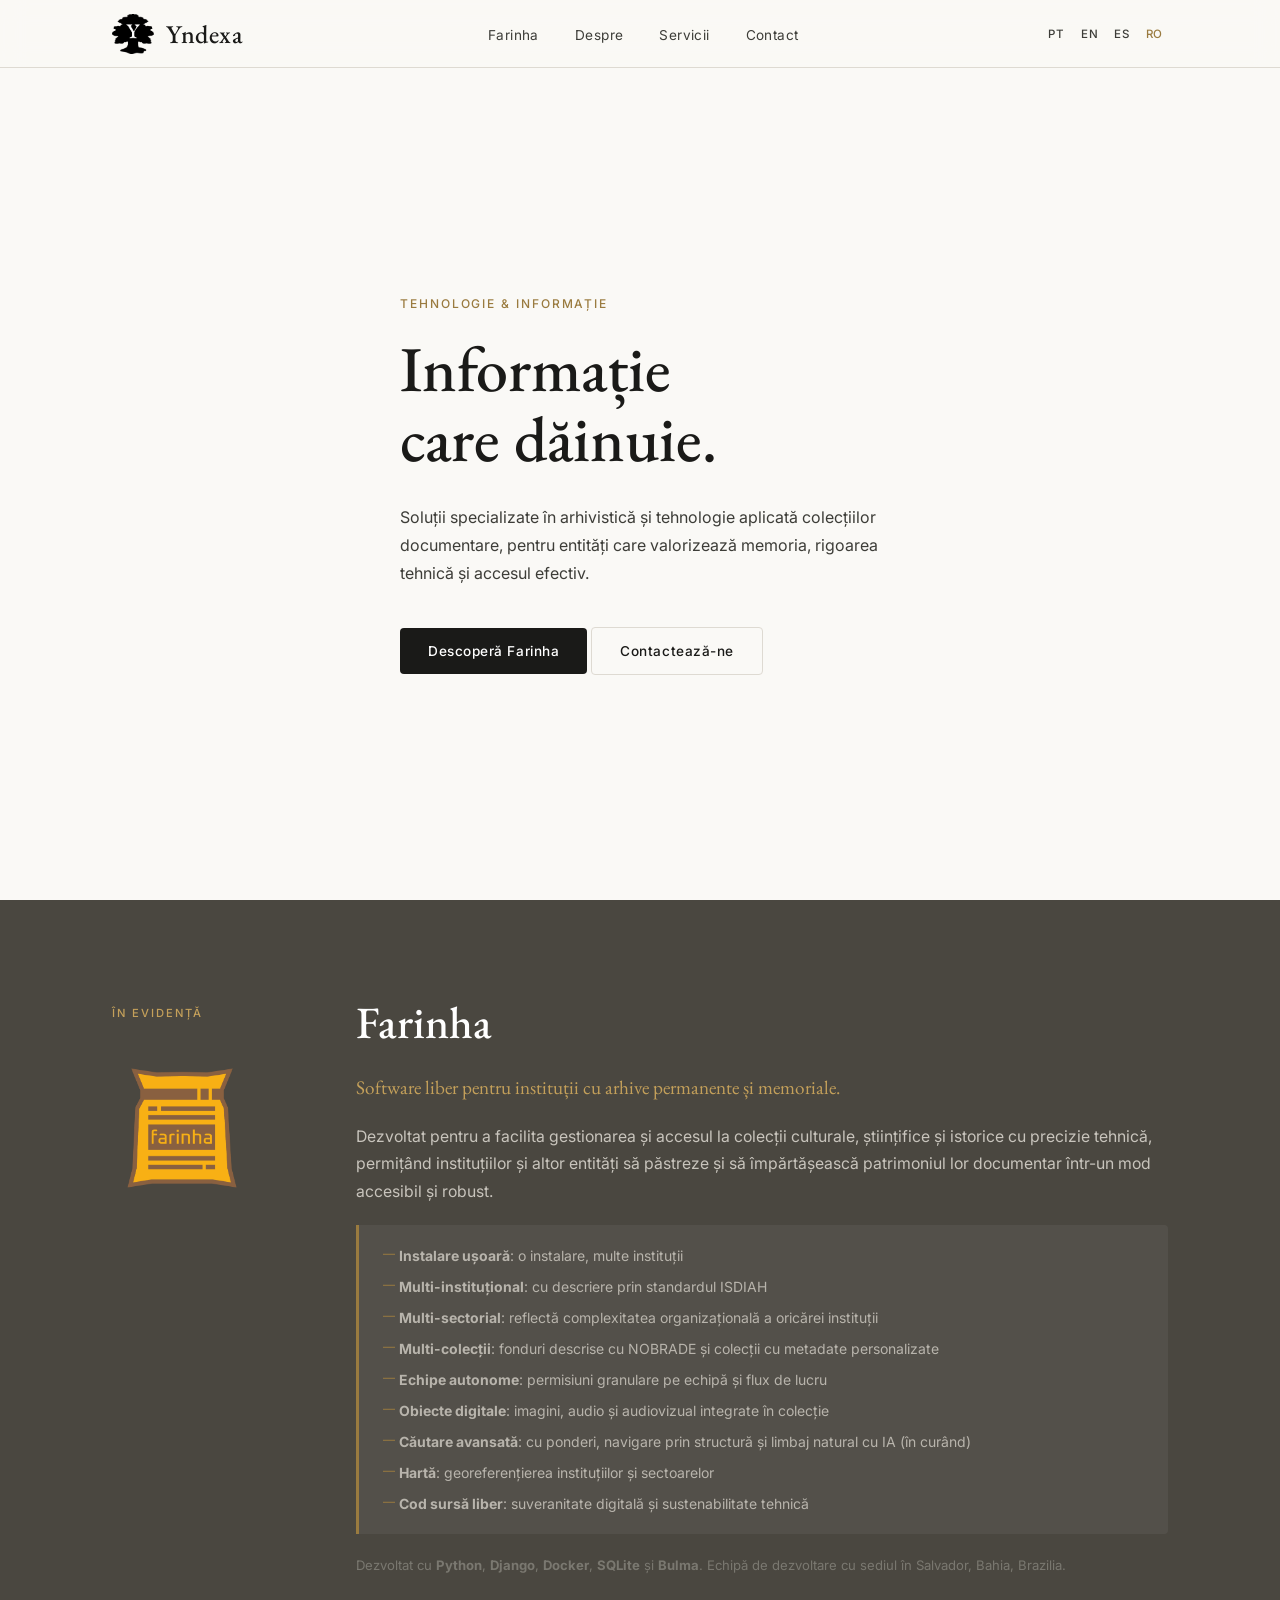
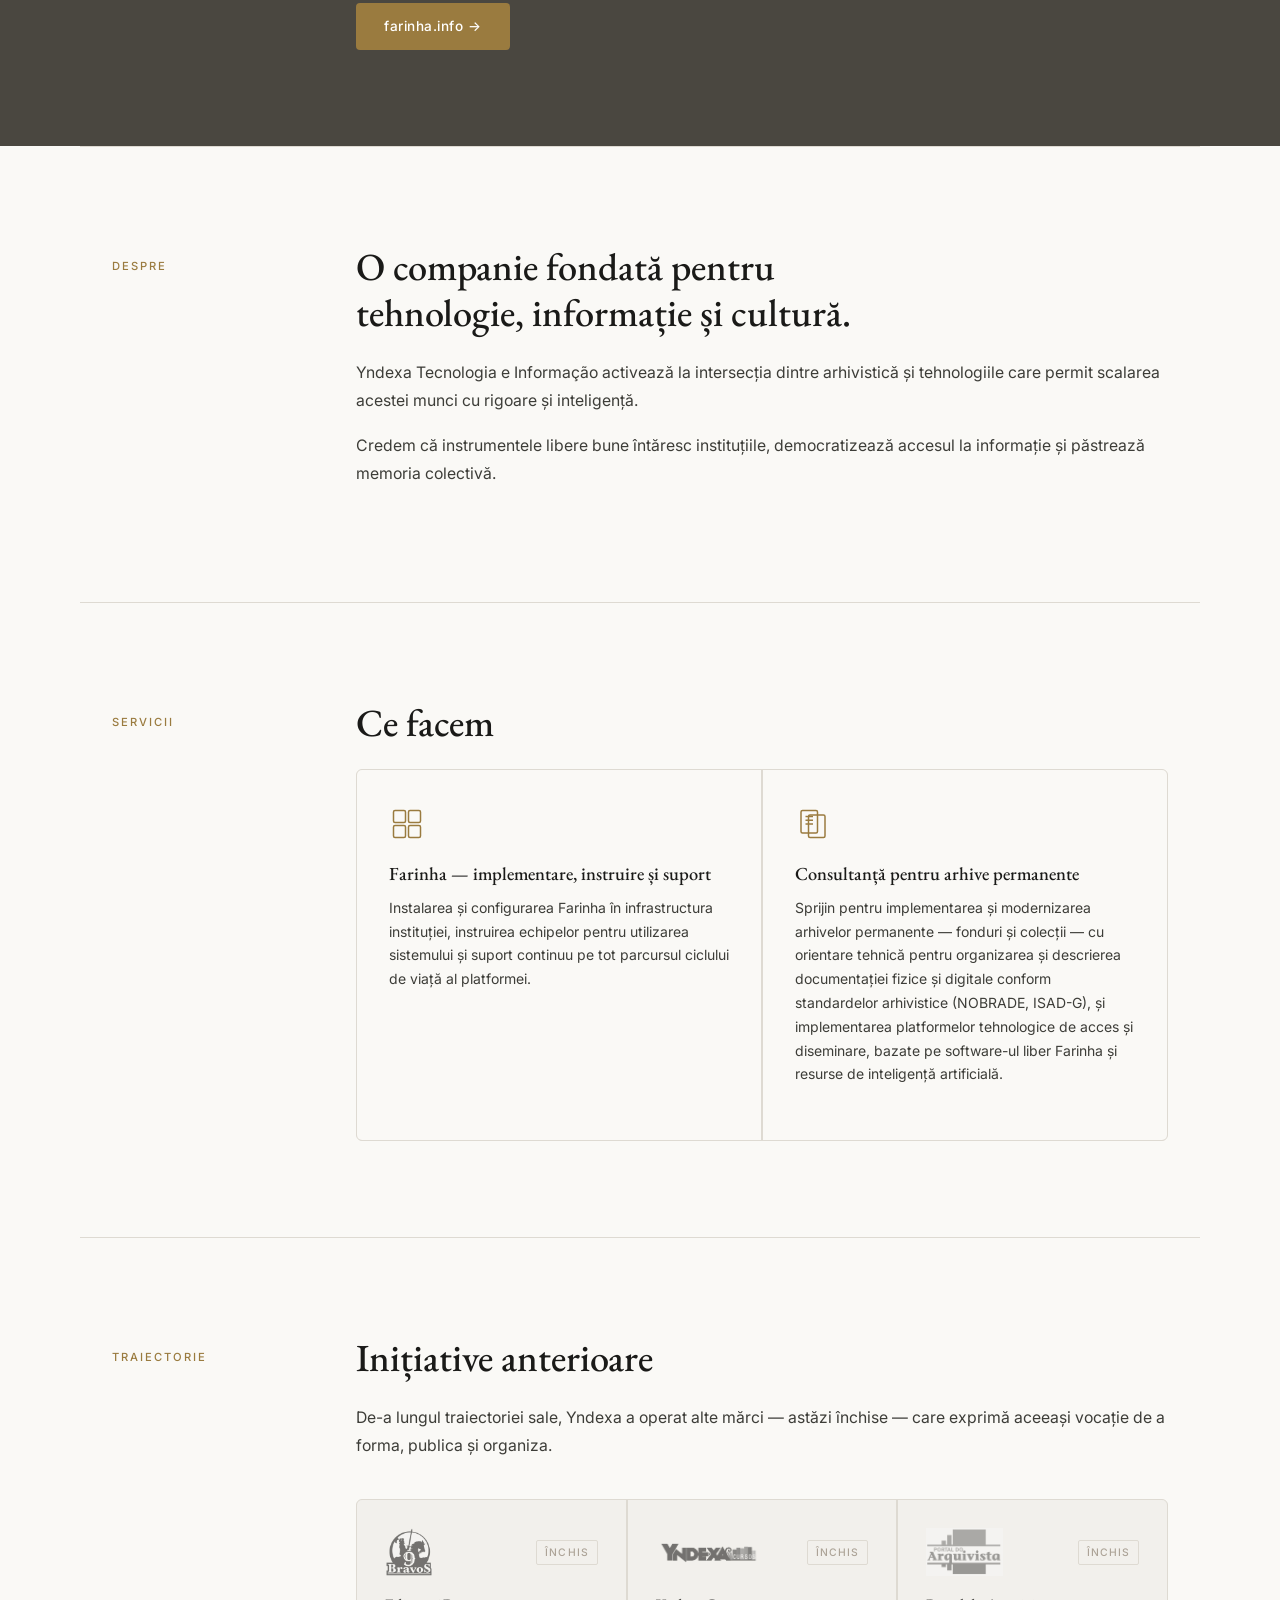
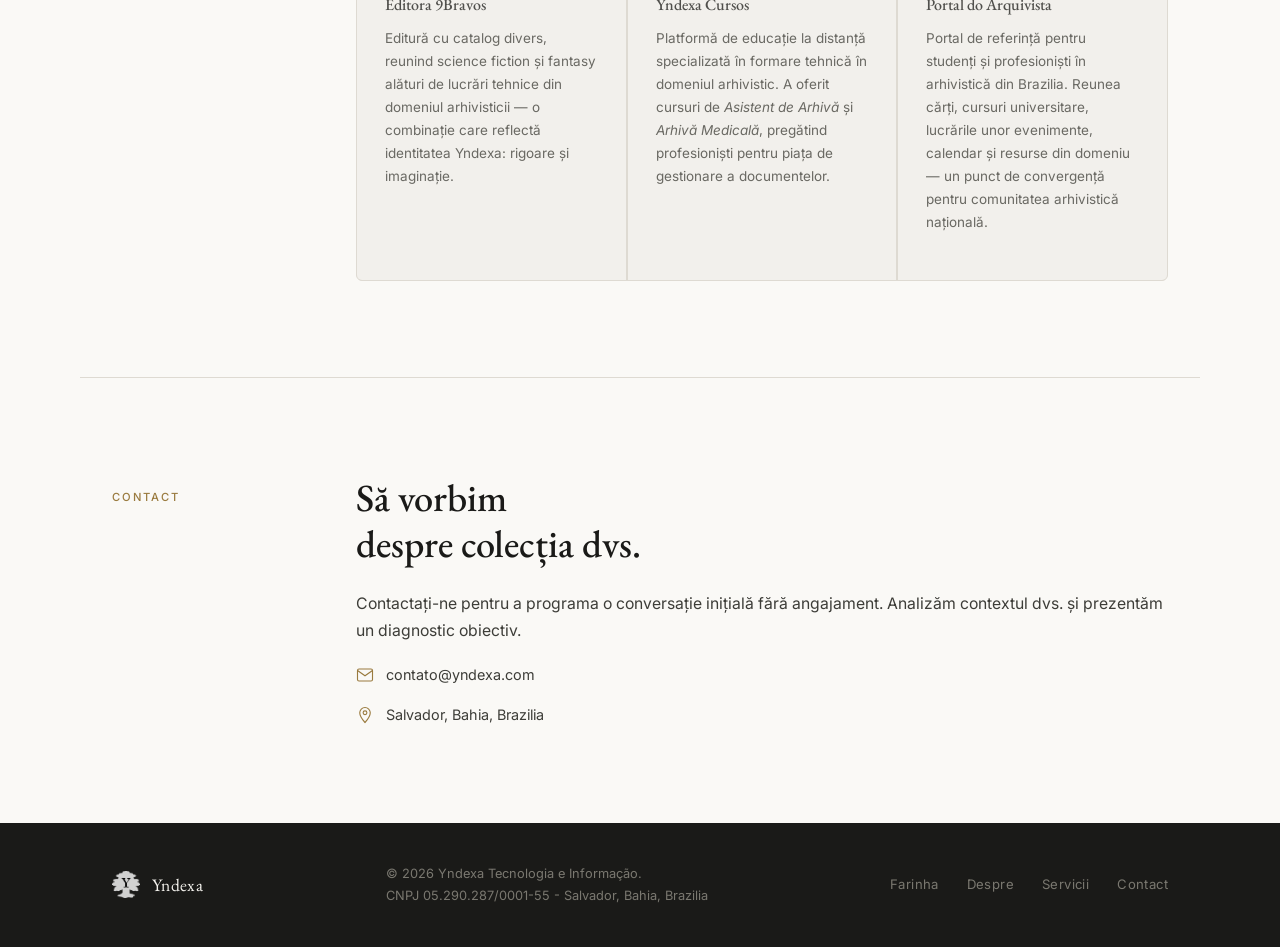
<file: ro/index.html>
<!DOCTYPE html>
<html lang="ro">
<head>
  <meta charset="UTF-8" />
  <meta name="viewport" content="width=device-width, initial-scale=1.0" />
  <title>Yndexa — Tehnologie și Informație</title>
  <link rel="icon" type="image/png" href="../Yndexa.png" />
  <link rel="stylesheet" href="../styles.css" />
  <link rel="preconnect" href="https://fonts.googleapis.com" />
  <link rel="preconnect" href="https://fonts.gstatic.com" crossorigin />
  <link href="https://fonts.googleapis.com/css2?family=EB+Garamond:ital,wght@0,400;0,500;0,600;1,400&family=Noto+Serif:ital,wght@0,400;0,500;0,600;1,400&family=Inter:wght@300;400;500&display=swap" rel="stylesheet" />
</head>
<body>

  <!-- NAV -->
  <header class="site-header">
    <nav class="nav container">
      <a href="../" class="nav-brand">
        <img src="../Yndexa.png" alt="Yndexa" class="nav-logo" />
        <span class="nav-name">Yndexa</span>
      </a>
      <ul class="nav-links">
        <li><a href="#farinha">Farinha</a></li>
        <li><a href="#despre">Despre</a></li>
        <li><a href="#servicii">Servicii</a></li>
        <li><a href="#contact">Contact</a></li>
      </ul>
      <div class="nav-lang">
        <a href="/">PT</a>
        <a href="/en/">EN</a>
        <a href="/es/">ES</a>
        <a href="/ro/" class="active">RO</a>
      </div>
      <button class="nav-toggle" aria-label="Meniu" id="navToggle">
        <span></span><span></span><span></span>
      </button>
    </nav>
  </header>

  <!-- HERO -->
  <section class="hero">
    <div class="hero-inner container">
      <div class="hero-text">
        <p class="hero-eyebrow">Tehnologie &amp; Informație</p>
        <h1 class="hero-title">Informație<br/>care dăinuie.</h1>
        <p class="hero-sub">
          Soluții specializate în arhivistică și tehnologie aplicată colecțiilor documentare,
          pentru entități care valorizează memoria, rigoarea tehnică și accesul efectiv.
        </p>
        <div class="hero-cta">
          <a href="#farinha" class="btn btn-primary">Descoperă Farinha</a>
          <a href="#contact" class="btn btn-ghost">Contactează-ne</a>
        </div>
      </div>
      <div class="hero-emblem">
        <img src="../Yndexa.png" alt="Yndexa" />
      </div>
    </div>
  </section>

  <!-- FARINHA -->
  <section class="farinha section" id="farinha">
    <div class="container about-grid">
      <div class="about-label">
        <span class="section-tag">În evidență</span>
        <div class="farinha-logo">
          <img src="../farinha.png" alt="Farinha — software liber pentru arhive" />
        </div>
      </div>
      <div class="about-content farinha-text">
        <h2 class="section-title">Farinha</h2>
        <p class="farinha-tagline">
          Software liber pentru instituții cu arhive permanente și memoriale.
        </p>
        <p>
          Dezvoltat pentru a facilita gestionarea și accesul la colecții culturale, științifice
          și istorice cu precizie tehnică, permițând instituțiilor și altor entități să păstreze
          și să împărtășească patrimoniul lor documentar într-un mod accesibil și robust.
        </p>
        <ul class="farinha-features">
          <li><strong>Instalare ușoară</strong>: o instalare, multe instituții</li>
          <li><strong>Multi-instituțional</strong>: cu descriere prin standardul ISDIAH</li>
          <li><strong>Multi-sectorial</strong>: reflectă complexitatea organizațională a oricărei instituții</li>
          <li><strong>Multi-colecții</strong>: fonduri descrise cu NOBRADE și colecții cu metadate personalizate</li>
          <li><strong>Echipe autonome</strong>: permisiuni granulare pe echipă și flux de lucru</li>
          <li><strong>Obiecte digitale</strong>: imagini, audio și audiovizual integrate în colecție</li>
          <li><strong>Căutare avansată</strong>: cu ponderi, navigare prin structură și limbaj natural cu IA (în curând)</li>
          <li><strong>Hartă</strong>: georeferențierea instituțiilor și sectoarelor</li>
          <li><strong>Cod sursă liber</strong>: suveranitate digitală și sustenabilitate tehnică</li>
        </ul>
        <p class="farinha-stack">
          Dezvoltat cu <strong>Python</strong>, <strong>Django</strong>, <strong>Docker</strong>, <strong>SQLite</strong> și <strong>Bulma</strong>.
          Echipă de dezvoltare cu sediul în Salvador, Bahia, Brazilia.
        </p>
        <a href="https://farinha.info" class="btn btn-primary" target="_blank" rel="noopener">
          farinha.info &rarr;
        </a>
      </div>
    </div>
  </section>

  <!-- DIVISOR -->
  <div class="divider container"><hr /></div>

  <!-- DESPRE -->
  <section class="about section" id="despre">
    <div class="container about-grid">
      <div class="about-label">
        <span class="section-tag">Despre</span>
      </div>
      <div class="about-content">
        <h2 class="section-title">O companie fondată pentru<br/>tehnologie, informație și cultură.</h2>
        <p>
          Yndexa Tecnologia e Informação activează la intersecția dintre arhivistică și tehnologiile
          care permit scalarea acestei munci cu rigoare și inteligență.
        </p>
        <p>
          Credem că instrumentele libere bune întăresc instituțiile, democratizează
          accesul la informație și păstrează memoria colectivă.
        </p>
      </div>
    </div>
  </section>

  <!-- DIVISOR -->
  <div class="divider container"><hr /></div>

  <!-- SERVICII -->
  <section class="services section" id="servicii">
    <div class="container about-grid">
      <div class="about-label">
        <span class="section-tag">Servicii</span>
      </div>
      <div class="about-content">
        <h2 class="section-title">Ce facem</h2>
      <div class="services-grid services-grid--two">

        <article class="service-card">
          <div class="service-icon">
            <svg viewBox="0 0 48 48" fill="none" xmlns="http://www.w3.org/2000/svg">
              <rect x="6" y="6" width="16" height="16" rx="2" stroke="currentColor" stroke-width="2"/>
              <rect x="26" y="6" width="16" height="16" rx="2" stroke="currentColor" stroke-width="2"/>
              <rect x="6" y="26" width="16" height="16" rx="2" stroke="currentColor" stroke-width="2"/>
              <rect x="26" y="26" width="16" height="16" rx="2" stroke="currentColor" stroke-width="2"/>
            </svg>
          </div>
          <h3>Farinha — implementare, instruire și suport</h3>
          <p>
            Instalarea și configurarea Farinha în infrastructura instituției,
            instruirea echipelor pentru utilizarea sistemului și suport continuu
            pe tot parcursul ciclului de viață al platformei.
          </p>
        </article>

        <article class="service-card">
          <div class="service-icon">
            <svg viewBox="0 0 48 48" fill="none" xmlns="http://www.w3.org/2000/svg">
              <rect x="8" y="6" width="22" height="30" rx="2" stroke="currentColor" stroke-width="2"/>
              <rect x="18" y="12" width="22" height="30" rx="2" stroke="currentColor" stroke-width="2"/>
              <line x1="14" y1="14" x2="24" y2="14" stroke="currentColor" stroke-width="2"/>
              <line x1="14" y1="19" x2="24" y2="19" stroke="currentColor" stroke-width="2"/>
              <line x1="14" y1="24" x2="24" y2="24" stroke="currentColor" stroke-width="2"/>
            </svg>
          </div>
          <h3>Consultanță pentru arhive permanente</h3>
          <p>
            Sprijin pentru implementarea și modernizarea arhivelor permanente — fonduri și colecții —
            cu orientare tehnică pentru organizarea și descrierea documentației fizice
            și digitale conform standardelor arhivistice (NOBRADE, ISAD-G),
            și implementarea platformelor tehnologice de acces și diseminare,
            bazate pe software-ul liber Farinha și resurse de inteligență artificială.
          </p>
        </article>

      </div>
      </div>
    </div>
  </section>

  <!-- DIVISOR -->
  <div class="divider container"><hr /></div>

  <!-- TRAIECTORIE -->
  <section class="history section" id="traiectorie">
    <div class="container about-grid">
      <div class="about-label">
        <span class="section-tag">Traiectorie</span>
      </div>
      <div class="about-content">
        <h2 class="section-title">Inițiative anterioare</h2>
        <p>
          De-a lungul traiectoriei sale, Yndexa a operat alte mărci — astăzi închise —
          care exprimă aceeași vocație de a forma, publica și organiza.
        </p>
        <div class="history-grid">
          <div class="history-card">
            <div class="history-header">
              <div class="history-logo">
                <img src="../9bravos.png" alt="Editora 9Bravos" />
              </div>
              <span class="badge-encerrado">Închis</span>
            </div>
            <div class="history-text">
              <h4>Editora 9Bravos</h4>
              <p>Editură cu catalog divers, reunind science fiction și fantasy
              alături de lucrări tehnice din domeniul arhivisticii — o combinație
              care reflectă identitatea Yndexa: rigoare și imaginație.</p>
            </div>
          </div>
          <div class="history-card">
            <div class="history-header">
              <div class="history-logo history-logo--cursos">
                <img src="../yndexa_cursos.png" alt="Yndexa Cursos" />
              </div>
              <span class="badge-encerrado">Închis</span>
            </div>
            <div class="history-text">
              <h4>Yndexa Cursos</h4>
              <p>Platformă de educație la distanță specializată în formare tehnică
              în domeniul arhivistic. A oferit cursuri de <em>Asistent de Arhivă</em>
              și <em>Arhivă Medicală</em>, pregătind profesioniști pentru piața de
              gestionare a documentelor.</p>
            </div>
          </div>
          <div class="history-card">
            <div class="history-header">
              <div class="history-logo">
                <img src="../portal-arquivista.png" alt="Portal do Arquivista" />
              </div>
              <span class="badge-encerrado">Închis</span>
            </div>
            <div class="history-text">
              <h4>Portal do Arquivista</h4>
              <p>Portal de referință pentru studenți și profesioniști în arhivistică
              din Brazilia. Reunea cărți, cursuri universitare, lucrările unor evenimente,
              calendar și resurse din domeniu — un punct de convergență pentru
              comunitatea arhivistică națională.</p>
            </div>
          </div>
        </div>
      </div>
    </div>
  </section>

  <!-- DIVISOR -->
  <div class="divider container"><hr /></div>

  <!-- CONTACT -->
  <section class="contact section" id="contact">
    <div class="container about-grid">
      <div class="about-label">
        <span class="section-tag">Contact</span>
      </div>
      <div class="about-content">
        <h2 class="section-title">Să vorbim<br/>despre colecția dvs.</h2>
        <p>
          Contactați-ne pentru a programa o conversație inițială fără angajament.
          Analizăm contextul dvs. și prezentăm un diagnostic obiectiv.
        </p>
        <ul class="contact-details">
          <li>
            <svg viewBox="0 0 24 24" fill="none" xmlns="http://www.w3.org/2000/svg">
              <path d="M4 4h16c1.1 0 2 .9 2 2v12c0 1.1-.9 2-2 2H4c-1.1 0-2-.9-2-2V6c0-1.1.9-2 2-2z" stroke="currentColor" stroke-width="1.5"/>
              <path d="M22 6l-10 7L2 6" stroke="currentColor" stroke-width="1.5"/>
            </svg>
            <a href="mailto:contato@yndexa.com">contato@yndexa.com</a>
          </li>
          <li>
            <svg viewBox="0 0 24 24" fill="none" xmlns="http://www.w3.org/2000/svg">
              <path d="M12 2C8.13 2 5 5.13 5 9c0 5.25 7 13 7 13s7-7.75 7-13c0-3.87-3.13-7-7-7z" stroke="currentColor" stroke-width="1.5"/>
              <circle cx="12" cy="9" r="2.5" stroke="currentColor" stroke-width="1.5"/>
            </svg>
            <span>Salvador, Bahia, Brazilia</span>
          </li>
        </ul>
      </div>
    </div>
  </section>

  <!-- FOOTER -->
  <footer class="site-footer">
    <div class="container footer-inner">
      <div class="footer-brand">
        <img src="../Yndexa.png" alt="Yndexa" class="footer-logo" />
        <span>Yndexa</span>
      </div>
      <p class="footer-copy">
        &copy; <span id="year"></span> Yndexa Tecnologia e Informação.<br/>
        CNPJ 05.290.287/0001-55 - Salvador, Bahia, Brazilia
      </p>
      <nav class="footer-nav">
        <a href="#farinha">Farinha</a>
        <a href="#despre">Despre</a>
        <a href="#servicii">Servicii</a>
        <a href="#contact">Contact</a>
      </nav>
    </div>
  </footer>

  <script src="../script.js"></script>
</body>
</html>
</file>
<file: styles.css>
/* =========================================
   YNDEXA — Stylesheet
   ========================================= */

/* --- Reset & Base --- */
*, *::before, *::after {
  box-sizing: border-box;
  margin: 0;
  padding: 0;
}

:root {
  --ink:        #1a1a18;
  --ink-soft:   #3d3d38;
  --parchment:  #f5f3ee;
  --paper:      #faf9f6;
  --gold:       #9a7b3f;
  --gold-light: #c4a05a;
  --border:     #dedad2;
  --white:      #ffffff;

  --font-serif: 'EB Garamond', 'Noto Serif', Georgia, serif;
  --font-sans:  'Inter', system-ui, sans-serif;

  --nav-h: 68px;
  --section-gap: 96px;
  --radius: 4px;
  --transition: 0.22s ease;
}

html {
  scroll-behavior: smooth;
  font-size: 16px;
}

body {
  font-family: var(--font-sans);
  background: var(--paper);
  color: var(--ink);
  line-height: 1.65;
  -webkit-font-smoothing: antialiased;
}

/* --- Container --- */
.container {
  max-width: 1120px;
  margin: 0 auto;
  padding: 0 32px;
}

/* --- Typography --- */
h1, h2, h3 {
  font-family: var(--font-serif);
  font-weight: 500;
  line-height: 1.2;
  color: var(--ink);
}

p {
  color: var(--ink-soft);
  font-size: 0.9875rem;
  line-height: 1.75;
}

a {
  color: inherit;
  text-decoration: none;
  transition: color var(--transition);
}

/* --- Section shared --- */
.section {
  padding: var(--section-gap) 0;
}

.section-tag {
  display: inline-block;
  font-family: var(--font-sans);
  font-size: 0.7rem;
  font-weight: 500;
  letter-spacing: 0.18em;
  text-transform: uppercase;
  color: var(--gold);
  margin-bottom: 16px;
}

.section-title {
  font-size: clamp(1.75rem, 3vw, 2.4rem);
  margin-bottom: 24px;
}

.section-header {
  margin-bottom: 56px;
}

.section-header p {
  margin-top: 8px;
  max-width: 600px;
}

/* --- Buttons --- */
.btn {
  display: inline-block;
  padding: 12px 28px;
  font-family: var(--font-sans);
  font-size: 0.85rem;
  font-weight: 500;
  letter-spacing: 0.04em;
  border-radius: var(--radius);
  cursor: pointer;
  transition: all var(--transition);
  border: none;
}

.btn-primary {
  background: var(--ink);
  color: var(--white);
}

.btn-primary:hover {
  background: var(--ink-soft);
}

.btn-ghost {
  background: transparent;
  color: var(--ink);
  border: 1.5px solid var(--border);
}

.btn-ghost:hover {
  border-color: var(--ink);
}

/* --- Divider --- */
.divider {
  padding: 0;
}

.divider hr {
  border: none;
  border-top: 1px solid var(--border);
}

/* =========================================
   HEADER / NAV
   ========================================= */
.site-header {
  position: fixed;
  top: 0;
  left: 0;
  right: 0;
  z-index: 100;
  background: rgba(250, 249, 246, 0.9);
  backdrop-filter: blur(12px);
  -webkit-backdrop-filter: blur(12px);
  border-bottom: 1px solid var(--border);
  height: var(--nav-h);
}

.nav {
  display: flex;
  align-items: center;
  justify-content: space-between;
  height: var(--nav-h);
}

.nav-brand {
  display: flex;
  align-items: center;
  gap: 12px;
}

.nav-logo {
  width: 42px;
  height: 42px;
  object-fit: contain;
}

.nav-name {
  font-family: var(--font-serif);
  font-size: 1.6rem;
  font-weight: 500;
  color: var(--ink);
  letter-spacing: 0.02em;
}

.nav-links {
  display: flex;
  list-style: none;
  gap: 36px;
}

.nav-links a {
  font-size: 0.85rem;
  font-weight: 400;
  color: var(--ink-soft);
  letter-spacing: 0.03em;
}

.nav-links a:hover {
  color: var(--ink);
}

.nav-lang {
  display: flex;
  gap: 6px;
  align-items: center;
}

.nav-lang a {
  font-size: 0.72rem;
  font-weight: 500;
  color: var(--ink-soft);
  text-decoration: none;
  letter-spacing: 0.06em;
  padding: 2px 5px;
  border-radius: var(--radius);
  transition: color var(--transition);
}

.nav-lang a:hover,
.nav-lang a.active {
  color: var(--gold);
}

.nav-toggle {
  display: none;
  flex-direction: column;
  gap: 5px;
  background: none;
  border: none;
  cursor: pointer;
  padding: 4px;
}

.nav-toggle span {
  display: block;
  width: 22px;
  height: 1.5px;
  background: var(--ink);
  transition: all var(--transition);
}

/* =========================================
   HERO
   ========================================= */
.hero {
  min-height: 100vh;
  display: flex;
  align-items: center;
  padding-top: var(--nav-h);
  background: var(--paper);
}

.hero-inner {
  display: flex;
  flex-direction: column;
  align-items: flex-start;
  gap: 0;
  padding-top: 48px;
  padding-bottom: 48px;
}

.hero-text {
  max-width: 720px;
}

.hero-emblem {
  display: none;
}

.hero-eyebrow {
  font-family: var(--font-sans);
  font-size: 0.75rem;
  font-weight: 500;
  letter-spacing: 0.16em;
  text-transform: uppercase;
  color: var(--gold);
  margin-bottom: 20px;
}

.hero-title {
  font-size: clamp(2.5rem, 5vw, 4rem);
  line-height: 1.1;
  margin-bottom: 28px;
}

.hero-sub {
  font-size: 1rem;
  max-width: 480px;
  margin-bottom: 40px;
}

/* =========================================
   ABOUT
   ========================================= */
.about-grid {
  display: grid;
  grid-template-columns: 180px 1fr;
  gap: 64px;
  align-items: start;
}

.about-label {
  padding-top: 8px;
}

.about-content p {
  margin-bottom: 18px;
}


/* --- History cards (inside About) --- */
.history-grid {
  display: grid;
  grid-template-columns: repeat(3, 1fr);
  gap: 2px;
  background: var(--border);
  border: 1px solid var(--border);
  border-radius: calc(var(--radius) + 2px);
  overflow: hidden;
  margin-top: 40px;
}

.history-card {
  background: var(--paper);
  padding: 28px;
  display: flex;
  flex-direction: column;
  gap: 16px;
  opacity: 0.72;
}

.history-header {
  display: flex;
  align-items: center;
  justify-content: space-between;
  gap: 12px;
}

.history-logo {
  height: 48px;
  display: flex;
  align-items: center;
}

.history-logo img {
  height: 100%;
  width: auto;
  object-fit: contain;
  object-position: left center;
  filter: grayscale(1);
  opacity: 0.7;
}

.badge-encerrado {
  display: inline-block;
  font-size: 0.65rem;
  font-weight: 500;
  letter-spacing: 0.1em;
  text-transform: uppercase;
  color: #9a8e80;
  border: 1px solid var(--border);
  border-radius: 2px;
  padding: 3px 8px;
  white-space: nowrap;
  flex-shrink: 0;
}

.history-text h4 {
  font-family: var(--font-serif);
  font-size: 1rem;
  font-weight: 500;
  margin-bottom: 8px;
  color: var(--ink);
}

.history-text p {
  font-size: 0.845rem;
  line-height: 1.7;
}

@media (max-width: 900px) {
  .history-grid {
    grid-template-columns: 1fr 1fr;
  }
}

@media (max-width: 600px) {
  .history-grid {
    grid-template-columns: 1fr;
  }
}

/* =========================================
   SERVICES
   ========================================= */
.services-grid {
  display: grid;
  grid-template-columns: repeat(3, 1fr);
  gap: 2px;
  background: var(--border);
  border: 1px solid var(--border);
  border-radius: calc(var(--radius) + 2px);
  overflow: hidden;
}

.services-grid--two {
  grid-template-columns: repeat(2, 1fr);
}

.service-card {
  background: var(--paper);
  padding: 36px 32px;
  transition: background var(--transition);
}

.service-card:hover {
  background: var(--parchment);
}

.service-icon {
  width: 36px;
  height: 36px;
  color: var(--gold);
  margin-bottom: 20px;
}

.service-icon svg {
  width: 100%;
  height: 100%;
}

.service-card h3 {
  font-family: var(--font-serif);
  font-size: 1.15rem;
  font-weight: 500;
  margin-bottom: 12px;
}

.service-card p {
  font-size: 0.875rem;
  line-height: 1.7;
}

/* =========================================
   FARINHA
   ========================================= */
.farinha {
  background: #4a4740;
  color: var(--parchment);
}

.farinha .section-tag {
  color: var(--gold-light);
}

.farinha .section-title {
  color: var(--white);
  font-size: clamp(2rem, 3.5vw, 3rem);
}

.farinha-inner {
  display: grid;
  grid-template-columns: 260px 1fr;
  gap: 80px;
  align-items: center;
}

.farinha .about-label {
  display: flex;
  flex-direction: column;
  gap: 20px;
}

.farinha-tagline {
  font-family: var(--font-serif);
  font-size: 1.2rem;
  color: var(--gold-light) !important;
  margin-bottom: 20px !important;
  line-height: 1.5;
}

.farinha-text p {
  color: #c8c4bc;
  margin-bottom: 18px;
}

.farinha-text .btn-primary {
  background: var(--gold);
  color: var(--white);
  margin-top: 8px;
}

.farinha-text .btn-primary:hover {
  background: var(--gold-light);
}

.farinha-features {
  list-style: none;
  display: flex;
  flex-direction: column;
  gap: 10px;
  margin: 20px 0 20px;
  padding: 20px 24px;
  background: rgba(255,255,255,0.05);
  border-left: 3px solid var(--gold);
  border-radius: 0 var(--radius) var(--radius) 0;
}

.farinha-features li {
  font-size: 0.875rem;
  color: #b8b4ac;
  padding-left: 16px;
  position: relative;
  line-height: 1.5;
}

.farinha-features li::before {
  content: '—';
  position: absolute;
  left: 0;
  color: var(--gold);
  font-size: 0.75rem;
}

.farinha-stack {
  font-size: 0.82rem !important;
  color: #7a7870 !important;
}

.farinha-logo img {
  width: 100%;
  max-width: 140px;
}

/* =========================================
   CONTACT
   ========================================= */


.contact-details {
  list-style: none;
  display: flex;
  flex-direction: column;
  gap: 16px;
}

.contact-details li {
  display: flex;
  align-items: center;
  gap: 12px;
  font-size: 0.9rem;
  color: var(--ink-soft);
}

.contact-details svg {
  width: 18px;
  height: 18px;
  color: var(--gold);
  flex-shrink: 0;
}

.contact-details a:hover {
  color: var(--gold);
}


/* =========================================
   FOOTER
   ========================================= */
.site-footer {
  background: var(--ink);
  color: var(--parchment);
  padding: 40px 0;
}

.footer-inner {
  display: flex;
  align-items: center;
  justify-content: space-between;
  flex-wrap: wrap;
  gap: 24px;
}

.footer-brand {
  display: flex;
  align-items: center;
  gap: 12px;
  font-family: var(--font-serif);
  font-size: 1.1rem;
  letter-spacing: 0.02em;
}

.footer-logo {
  width: 28px;
  height: 28px;
  object-fit: contain;
  filter: invert(1);
  opacity: 0.8;
}

.footer-copy {
  font-size: 0.8rem;
  color: #7a7870;
}

.footer-nav {
  display: flex;
  gap: 28px;
}

.footer-nav a {
  font-size: 0.82rem;
  color: #7a7870;
  letter-spacing: 0.03em;
  transition: color var(--transition);
}

.footer-nav a:hover {
  color: var(--parchment);
}

/* =========================================
   RESPONSIVE
   ========================================= */
@media (max-width: 900px) {
  .about-grid {
    grid-template-columns: 1fr;
    gap: 8px;
  }

  .about-label {
    padding-top: 0;
  }

  .services-grid {
    grid-template-columns: repeat(2, 1fr);
  }

  .contact-grid {
    grid-template-columns: 1fr;
    gap: 48px;
  }

  .farinha-logo img {
    max-width: 100px;
  }
}

@media (max-width: 600px) {
  :root {
    --section-gap: 64px;
  }

  .container {
    padding: 0 20px;
  }

  .nav-links {
    display: none;
    position: fixed;
    top: var(--nav-h);
    left: 0;
    right: 0;
    background: var(--paper);
    border-bottom: 1px solid var(--border);
    flex-direction: column;
    padding: 24px 20px;
    gap: 20px;
  }

  .nav-links.open {
    display: flex;
  }

  .nav-toggle {
    display: flex;
  }

  .services-grid {
    grid-template-columns: 1fr;
  }

  .hero-title {
    font-size: 2.2rem;
  }

  .about-stats {
    gap: 32px;
  }

  .footer-inner {
    flex-direction: column;
    align-items: flex-start;
    gap: 16px;
  }

  .footer-nav {
    gap: 20px;
  }
}
</file>
